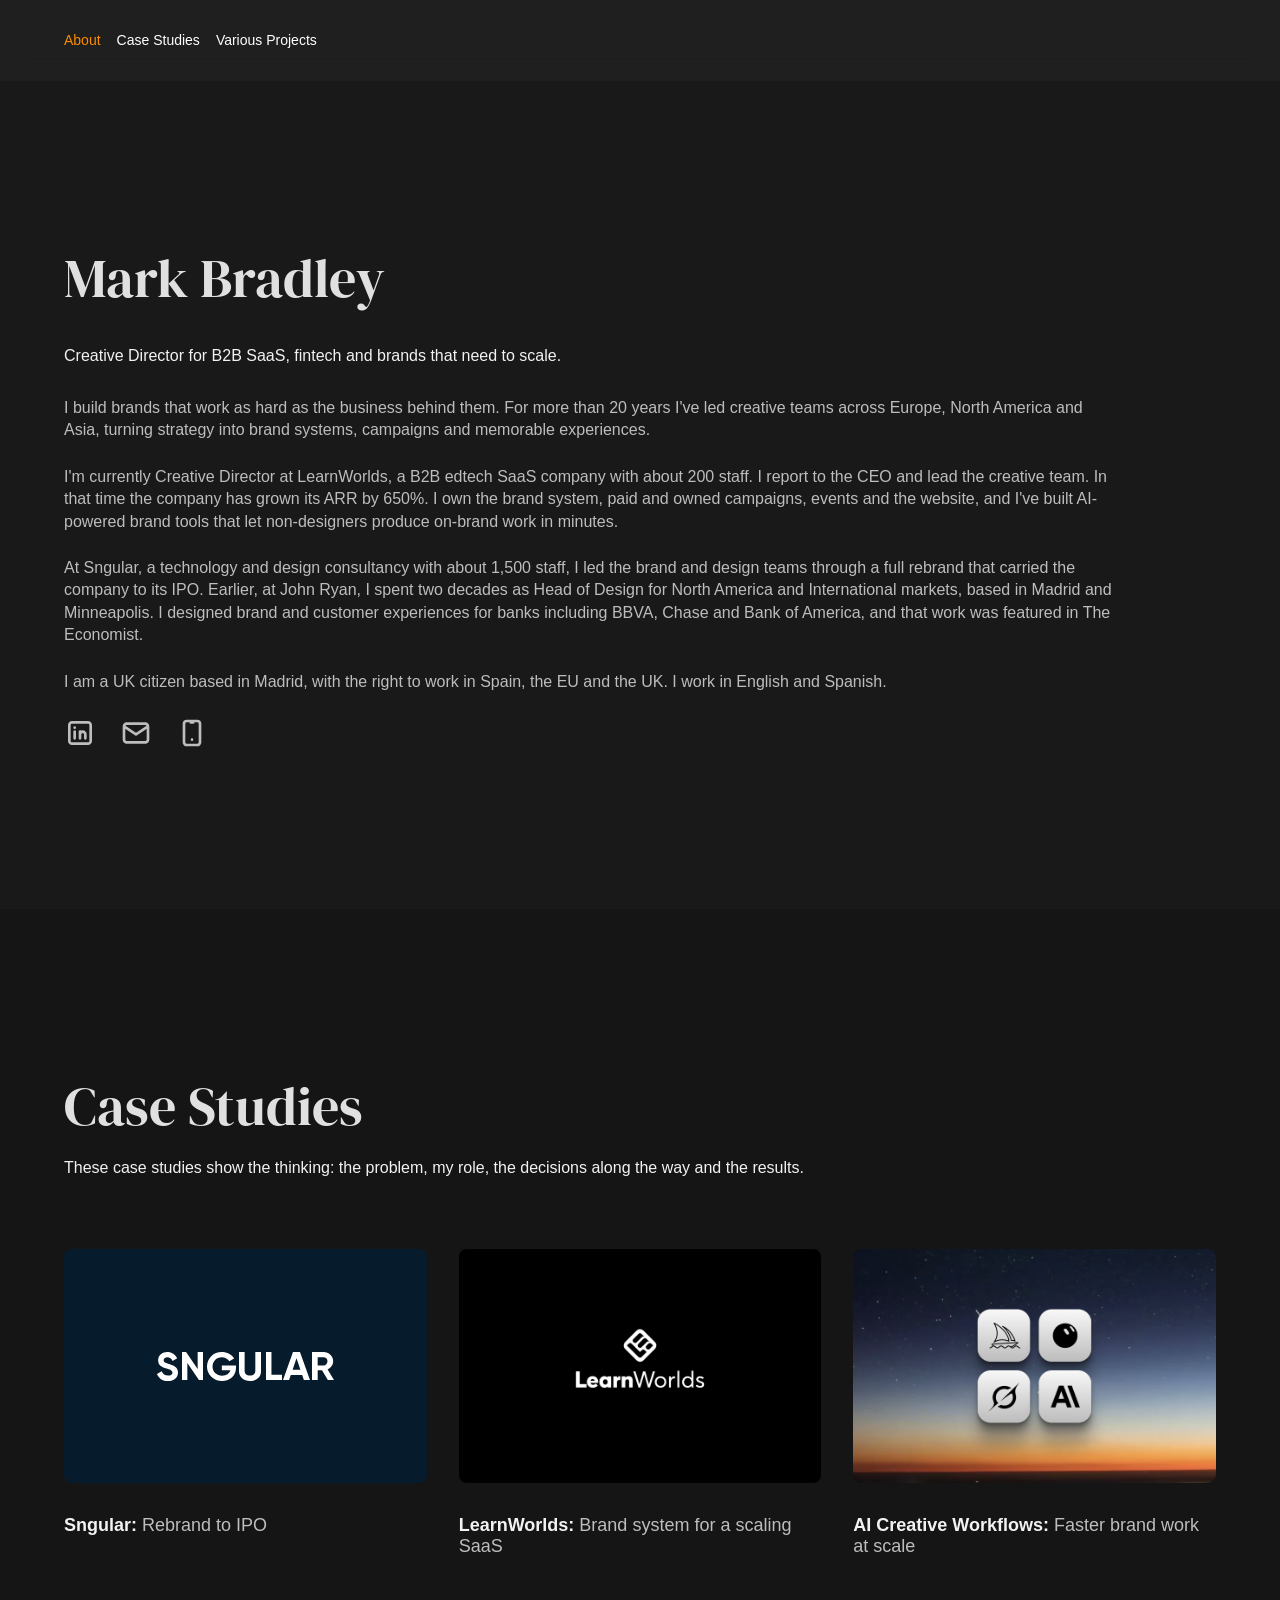
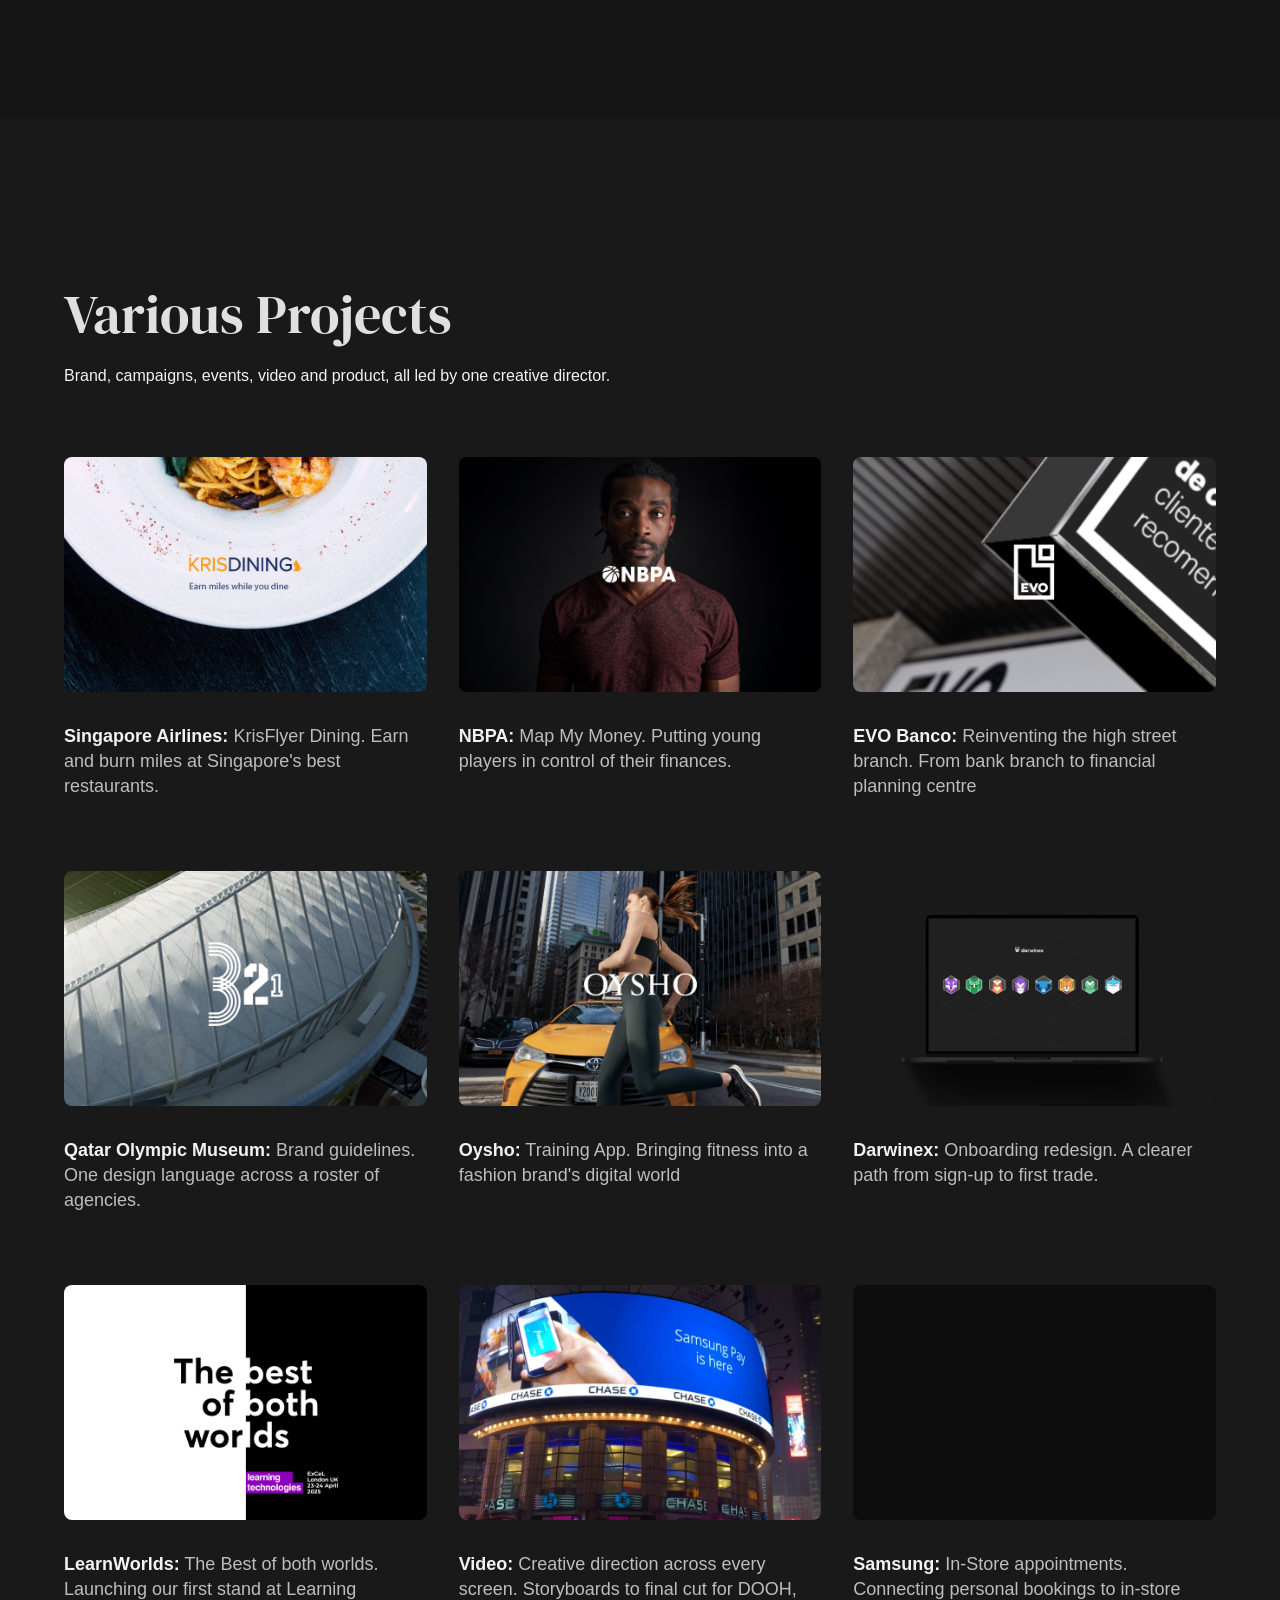
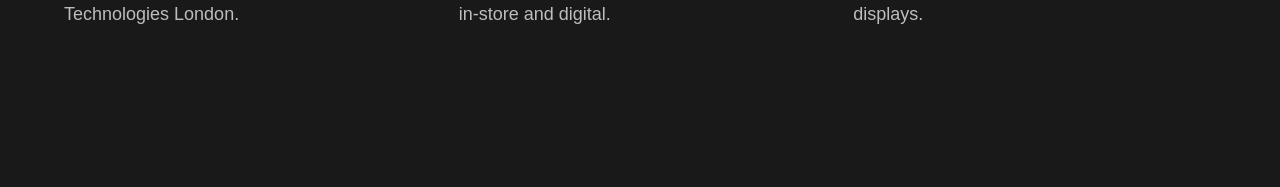
<file: index.html>
<!DOCTYPE html>
<html lang="en">
<head>
  <!-- Google Analytics -->
  <script async src="https://www.googletagmanager.com/gtag/js?id=G-5XM7WZEYTD"></script>
  <script>
    window.dataLayer = window.dataLayer || [];
    function gtag(){dataLayer.push(arguments);}
    gtag('js', new Date());
    gtag('config', 'G-5XM7WZEYTD');
  </script>
  <meta charset="UTF-8">
  <meta name="viewport" content="width=device-width, initial-scale=1">
  <title>Mark Bradley — Creative Director</title>
  <meta name="description" content="Mark Bradley, Creative Director for B2B SaaS, fintech and brands that need to scale.">
  <link rel="preconnect" href="https://fonts.googleapis.com">
  <link rel="preconnect" href="https://fonts.gstatic.com" crossorigin>
  <link href="https://fonts.googleapis.com/css2?family=DM+Serif+Display&display=swap" rel="stylesheet">
  <link rel="stylesheet" href="css/styles.css">
  <link rel="icon" type="image/png" href="img/favicon.png?v=2">
  <link rel="apple-touch-icon" href="img/apple-touch-icon.png?v=2">
</head>
<body>
  <a class="skip-link" href="#main">Skip to content</a>
  <nav class="site-nav" aria-label="Main">
    <ul>
      <li><a href="index.html#about">About</a></li>
      <li><a href="index.html#case-studies">Case Studies</a></li>
      <li><a href="index.html#various-projects">Various Projects</a></li>
    </ul>
  </nav>

  <main id="main">
    <section class="section intro" id="about" aria-labelledby="about-title">
      <div class="container">
        <h1 class="display" id="about-title">Mark Bradley</h1>
        <p class="lead">Creative Director for B2B SaaS, fintech and brands that need to scale.</p>
        <div class="text-block">
          <p class="body">I build brands that work as hard as the business behind them. For more than 20 years I&#x27;ve led creative teams across Europe, North America and Asia, turning strategy into brand systems, campaigns and memorable experiences.</p>
          <p class="body">I&#x27;m currently Creative Director at LearnWorlds, a B2B edtech SaaS company with about 200 staff. I report to the CEO and lead the creative team. In that time the company has grown its ARR by 650%. I own the brand system, paid and owned campaigns, events and the website, and I&#x27;ve built AI-powered brand tools that let non-designers produce on-brand work in minutes.</p>
          <p class="body">At Sngular, a technology and design consultancy with about 1,500 staff, I led the brand and design teams through a full rebrand that carried the company to its IPO. Earlier, at John Ryan, I spent two decades as Head of Design for North America and International markets, based in Madrid and Minneapolis. I designed brand and customer experiences for banks including BBVA, Chase and Bank of America, and that work was featured in The Economist.</p>
          <p class="body">I am a UK citizen based in Madrid, with the right to work in Spain, the EU and the UK. I work in English and Spanish.</p>
          <ul class="contact-icons" aria-label="Contact">
            <li><a href="https://www.linkedin.com/in/mark-bradley-843b388" target="_blank" rel="noopener" aria-label="LinkedIn"><img src="img/icons/linkedin.svg" alt="" width="32" height="32"></a></li>
            <li><a href="mailto:markbradley2@me.com" aria-label="Email"><img src="img/icons/mail.svg" alt="" width="32" height="32"></a></li>
            <li><a href="tel:+34635391878" aria-label="Phone"><img src="img/icons/device-mobile.svg" alt="" width="32" height="32"></a></li>
          </ul>
        </div>
      </div>
    </section>

    <section class="section section--alt" id="case-studies" aria-labelledby="case-studies-title">
      <div class="container">
        <div class="section-head">
          <h2 class="display" id="case-studies-title">Case Studies</h2>
          <p class="lead">These case studies show the thinking: the problem, my role, the decisions along the way and the results.</p>
        </div>
        <div class="grid-3">
            <a class="card" href="sngular.html">
              <div class="media media--sm sngular-cover" role="img" aria-label="Sngular logo">
                <span class="glyph glyph--0"><img src="img/logos/sngular-0.svg" alt=""></span>
                <span class="glyph glyph--1"><img src="img/logos/sngular-1.svg" alt=""></span>
                <span class="glyph glyph--2"><img src="img/logos/sngular-2.svg" alt=""></span>
                <span class="glyph glyph--3"><img src="img/logos/sngular-3.svg" alt=""></span>
                <span class="glyph glyph--4"><img src="img/logos/sngular-4.svg" alt=""></span>
                <span class="glyph glyph--5"><img src="img/logos/sngular-5.svg" alt=""></span>
                <span class="glyph glyph--6"><img src="img/logos/sngular-6.svg" alt=""></span>
              </div>
              <p class="card__title"><strong>Sngular:</strong> Rebrand to IPO</p>
            </a>
            <a class="card" href="learnworlds.html">
              <div class="media media--sm"><img src="img/learnworlds/lw-01.png" alt="LearnWorlds logo" loading="lazy" decoding="async"></div>
              <p class="card__title"><strong>LearnWorlds:</strong> Brand system for a scaling SaaS</p>
            </a>
            <a class="card" href="ai-creative-workflows.html">
              <div class="media media--sm"><img src="img/ai-workflows/ai-01.png" alt="AI tool icons over a sunset sky" loading="lazy" decoding="async"></div>
              <p class="card__title"><strong>AI Creative Workflows:</strong> Faster brand work at scale</p>
            </a>
        </div>
      </div>
    </section>

    <section class="section" id="various-projects" aria-labelledby="various-projects-title">
      <div class="container">
        <div class="section-head">
          <h2 class="display" id="various-projects-title">Various Projects</h2>
          <p class="lead">Brand, campaigns, events, video and product, all led by one creative director.</p>
        </div>
        <div class="grid-3 grid-3--rows">
            <a class="card" href="various-projects.html#singapore-airlines">
              <div class="media media--sm"><img src="img/projects/singapore-airlines-01.png" alt="KrisFlyer Dining plate" loading="lazy" decoding="async"></div>
              <p class="card__title card__title--relaxed"><strong>Singapore Airlines:</strong> KrisFlyer Dining. Earn and burn miles at Singapore&#x27;s best restaurants.</p>
            </a>
            <a class="card" href="various-projects.html#nbpa">
              <div class="media media--sm"><img src="img/projects/nbpa-01.png" alt="Young basketball player portrait with NBPA logo" loading="lazy" decoding="async"></div>
              <p class="card__title card__title--relaxed"><strong>NBPA:</strong> Map My Money. Putting young players in control of their finances.</p>
            </a>
            <a class="card" href="various-projects.html#evo-bank">
              <div class="media media--sm"><img src="img/projects/evo-bank-01.png" alt="EVO Banco branch signage" loading="lazy" decoding="async"></div>
              <p class="card__title card__title--relaxed"><strong>EVO Banco:</strong> Reinventing the high street branch. From bank branch to financial planning centre</p>
            </a>
            <a class="card" href="various-projects.html#qatar-olympic-museum">
              <div class="media media--sm"><img src="img/projects/qatar-01.png" alt="3-2-1 Qatar Olympic and Sports Museum building" loading="lazy" decoding="async"></div>
              <p class="card__title card__title--relaxed"><strong>Qatar Olympic Museum:</strong> Brand guidelines. One design language across a roster of agencies.</p>
            </a>
            <a class="card" href="various-projects.html#oysho">
              <div class="media media--sm"><img src="img/projects/oysho-01.png" alt="Oysho runner in a city street" loading="lazy" decoding="async"></div>
              <p class="card__title card__title--relaxed"><strong>Oysho:</strong> Training App. Bringing fitness into a fashion brand&#x27;s digital world</p>
            </a>
            <a class="card" href="various-projects.html#darwinex">
              <div class="media media--sm"><img src="img/projects/darwinex-01.png" alt="Darwinex onboarding on a laptop" loading="lazy" decoding="async"></div>
              <p class="card__title card__title--relaxed"><strong>Darwinex:</strong> Onboarding redesign. A clearer path from sign-up to first trade.</p>
            </a>
            <a class="card" href="various-projects.html#learnworlds-stand">
              <div class="media media--sm"><img src="img/projects/learnworlds-stand-01.png" alt="The best of both worlds campaign artwork" loading="lazy" decoding="async"></div>
              <p class="card__title card__title--relaxed"><strong>LearnWorlds:</strong> The Best of both worlds. Launching our first stand at Learning Technologies London.</p>
            </a>
            <a class="card" href="various-projects.html#video-storytelling">
              <div class="media media--sm"><img src="img/projects/video-01.png" alt="Digital billboard in Times Square" loading="lazy" decoding="async"></div>
              <p class="card__title card__title--relaxed"><strong>Video:</strong> Creative direction across every screen. Storyboards to final cut for DOOH, in-store and digital.</p>
            </a>
            <a class="card" href="various-projects.html#samsung">
              <div class="media media--sm"><img src="img/projects/samsung-01.png" alt="Samsung appointment app on tablets" loading="lazy" decoding="async"></div>
              <p class="card__title card__title--relaxed"><strong>Samsung:</strong> In-Store appointments. Connecting personal bookings to in-store displays.</p>
            </a>
        </div>
      </div>
    </section>
  </main>

  <script src="js/script.js" defer></script>
</body>
</html>
</file>
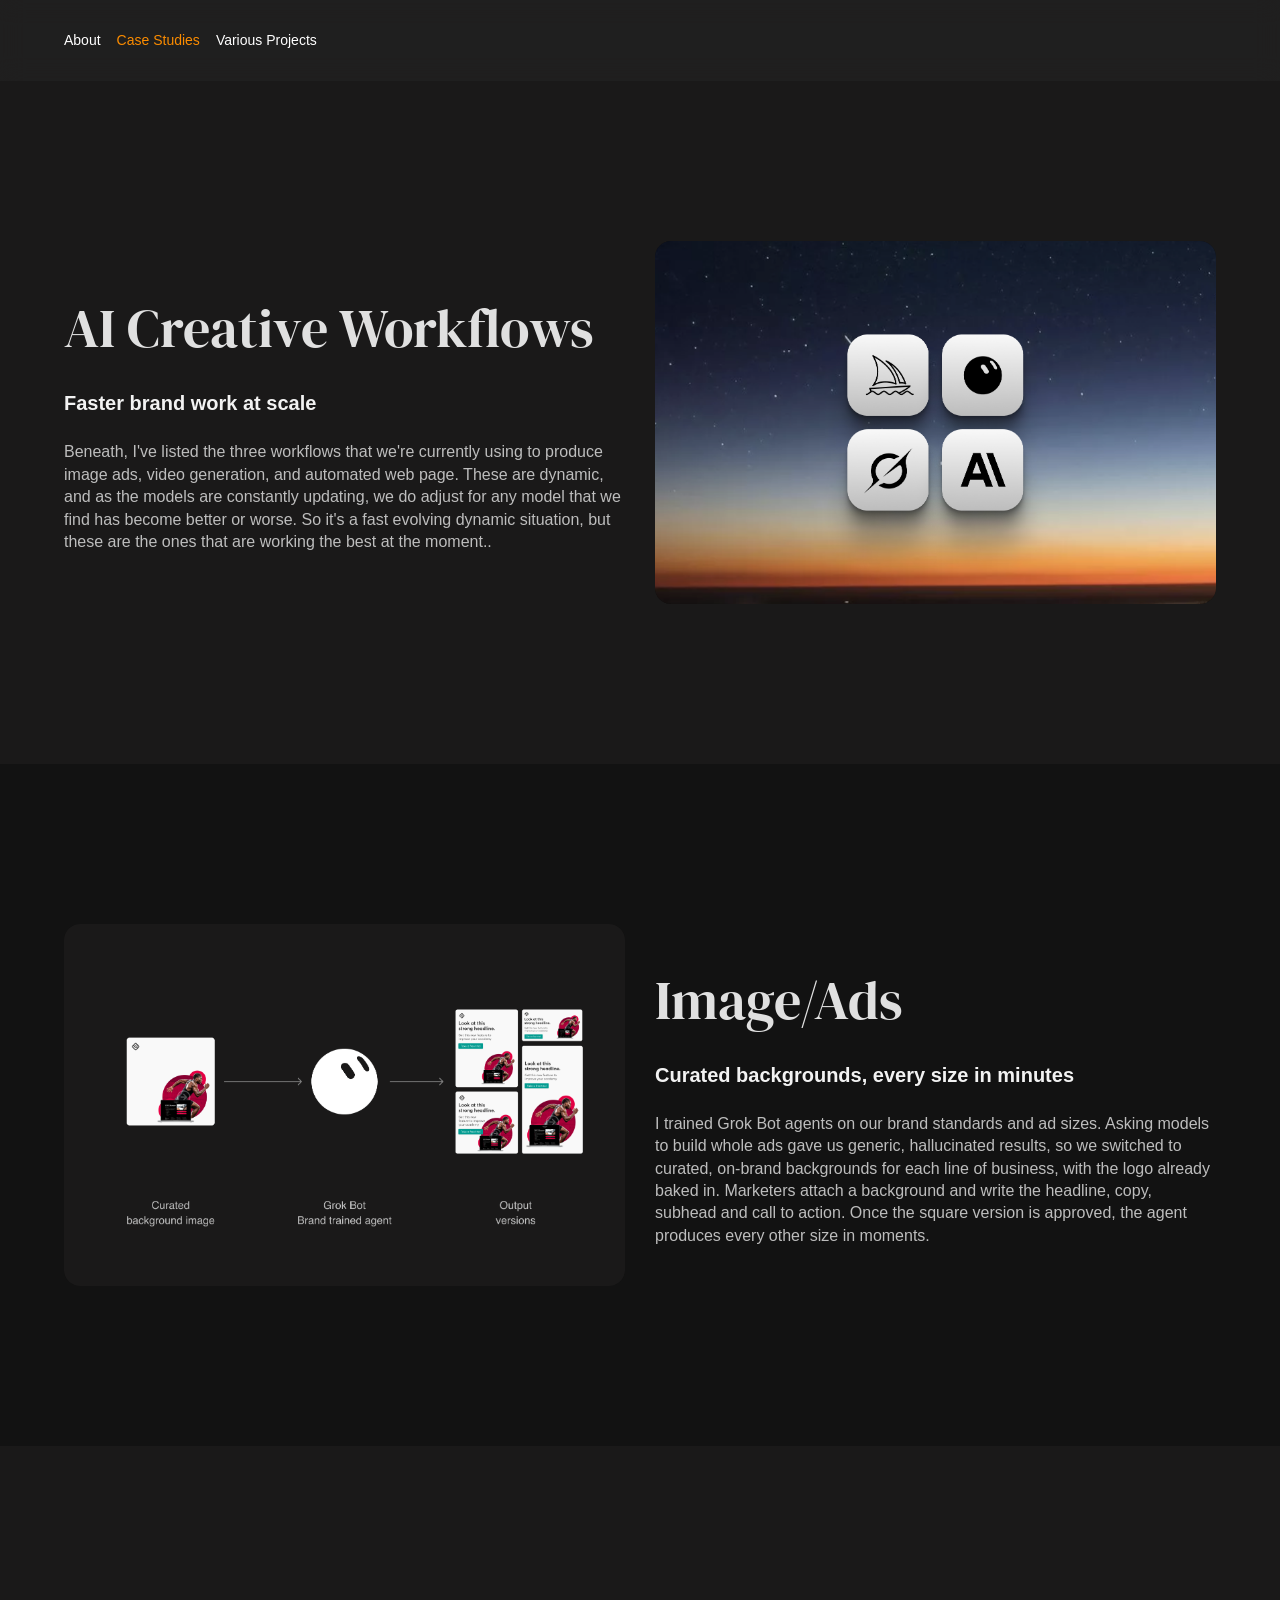
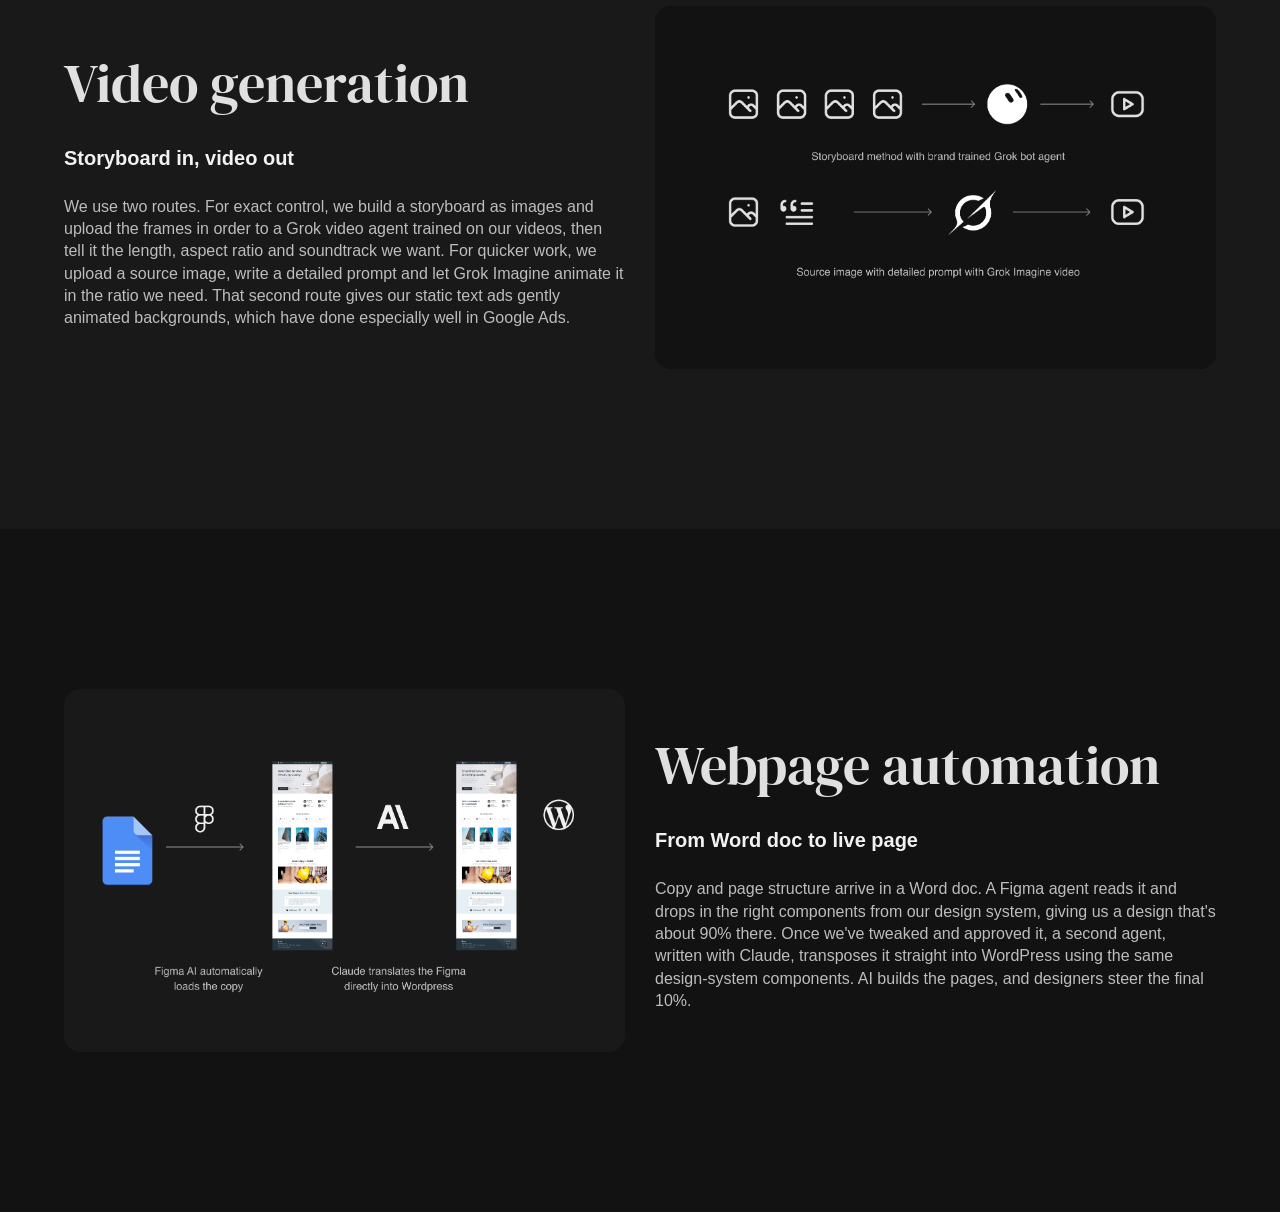
<file: ai-creative-workflows.html>
<!DOCTYPE html>
<html lang="en">
<head>
  <!-- Google Analytics -->
  <script async src="https://www.googletagmanager.com/gtag/js?id=G-5XM7WZEYTD"></script>
  <script>
    window.dataLayer = window.dataLayer || [];
    function gtag(){dataLayer.push(arguments);}
    gtag('js', new Date());
    gtag('config', 'G-5XM7WZEYTD');
  </script>
  <meta charset="UTF-8">
  <meta name="viewport" content="width=device-width, initial-scale=1">
  <title>AI Creative Workflows — Mark Bradley</title>
  <meta name="description" content="Three AI workflows Mark Bradley uses for image ads, video generation and webpage automation.">
  <link rel="preconnect" href="https://fonts.googleapis.com">
  <link rel="preconnect" href="https://fonts.gstatic.com" crossorigin>
  <link href="https://fonts.googleapis.com/css2?family=DM+Serif+Display&display=swap" rel="stylesheet">
  <link rel="stylesheet" href="css/styles.css">
  <link rel="icon" type="image/png" href="img/favicon.png?v=2">
  <link rel="apple-touch-icon" href="img/apple-touch-icon.png?v=2">
</head>
<body>
  <a class="skip-link" href="#main">Skip to content</a>
  <nav class="site-nav" aria-label="Main">
    <ul>
      <li><a href="index.html#about">About</a></li>
      <li><a href="index.html#case-studies" aria-current="true">Case Studies</a></li>
      <li><a href="index.html#various-projects">Various Projects</a></li>
    </ul>
  </nav>

  <main id="main">
    <section class="section">
      <div class="container">
        <div class="split">
          <div class="project-intro">
            <h1 class="display">AI Creative Workflows</h1>
            <p class="subtitle">Faster brand work at scale</p>
            <div class="stack">
              <p class="body">Beneath, I&#x27;ve listed the three workflows that we&#x27;re currently using to produce image ads, video generation, and automated web page. These are dynamic, and as the models are constantly updating, we do adjust for any model that we find has become better or worse. So it&#x27;s a fast evolving dynamic situation, but these are the ones that are working the best at the moment..</p>
            </div>
          </div>
          <div class="media"><img src="img/ai-workflows/ai-01.png" alt="AI tool icons over a sunset sky" decoding="async"></div>
        </div>
      </div>
    </section>

    <section class="section section--dark">
      <div class="container">
        <div class="split">
          <div class="media-first media"><img src="img/ai-workflows/ai-02.png" alt="Diagram: curated background image, Grok Bot brand-trained agent, output versions" loading="lazy" decoding="async"></div>
          <div class="project-intro">
            <h2 class="display">Image/Ads</h2>
            <p class="subtitle">Curated backgrounds, every size in minutes</p>
            <div class="stack">
              <p class="body">I trained Grok Bot agents on our brand standards and ad sizes. Asking models to build whole ads gave us generic, hallucinated results, so we switched to curated, on-brand backgrounds for each line of business, with the logo already baked in. Marketers attach a background and write the headline, copy, subhead and call to action. Once the square version is approved, the agent produces every other size in moments.</p>
            </div>
          </div>
        </div>
      </div>
    </section>

    <section class="section">
      <div class="container">
        <div class="split">
          <div class="project-intro">
            <h2 class="display">Video generation</h2>
            <p class="subtitle">Storyboard in, video out</p>
            <div class="stack">
              <p class="body">We use two routes. For exact control, we build a storyboard as images and upload the frames in order to a Grok video agent trained on our videos, then tell it the length, aspect ratio and soundtrack we want. For quicker work, we upload a source image, write a detailed prompt and let Grok Imagine animate it in the ratio we need. That second route gives our static text ads gently animated backgrounds, which have done especially well in Google Ads.</p>
            </div>
          </div>
          <div class="media"><img src="img/ai-workflows/ai-03.png" alt="Diagram: storyboard to brand-trained Grok Bot agent to video, and source image with prompt to Grok Imagine video" loading="lazy" decoding="async"></div>
        </div>
      </div>
    </section>

    <section class="section section--dark">
      <div class="container">
        <div class="split">
          <div class="media-first media"><img src="img/ai-workflows/ai-04.png" alt="Diagram: Word doc to Figma AI layout to Claude to WordPress" loading="lazy" decoding="async"></div>
          <div class="project-intro">
            <h2 class="display">Webpage automation</h2>
            <p class="subtitle">From Word doc to live page</p>
            <div class="stack">
              <p class="body">Copy and page structure arrive in a Word doc. A Figma agent reads it and drops in the right components from our design system, giving us a design that&#x27;s about 90% there. Once we&#x27;ve tweaked and approved it, a second agent, written with Claude, transposes it straight into WordPress using the same design-system components. AI builds the pages, and designers steer the final 10%.</p>
            </div>
          </div>
        </div>
      </div>
    </section>
  </main>

  <script src="js/script.js" defer></script>
</body>
</html>
</file>
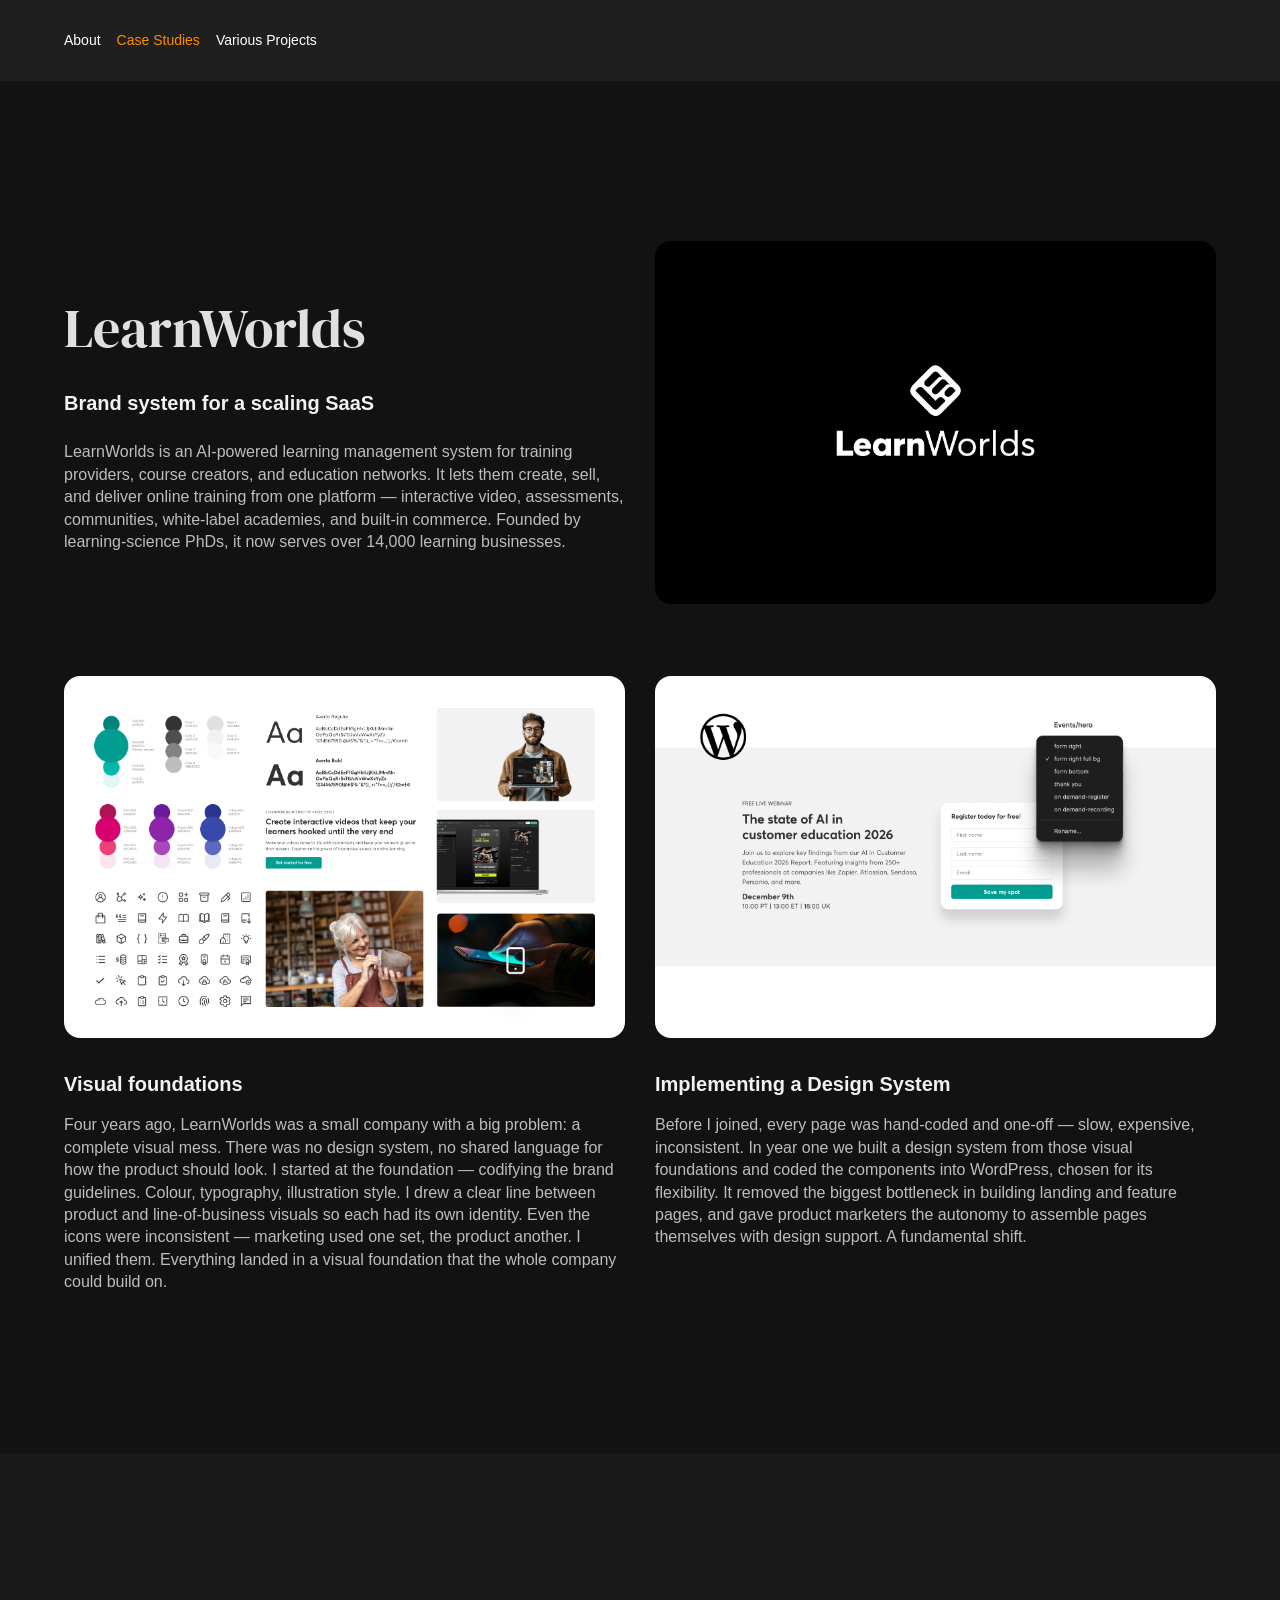
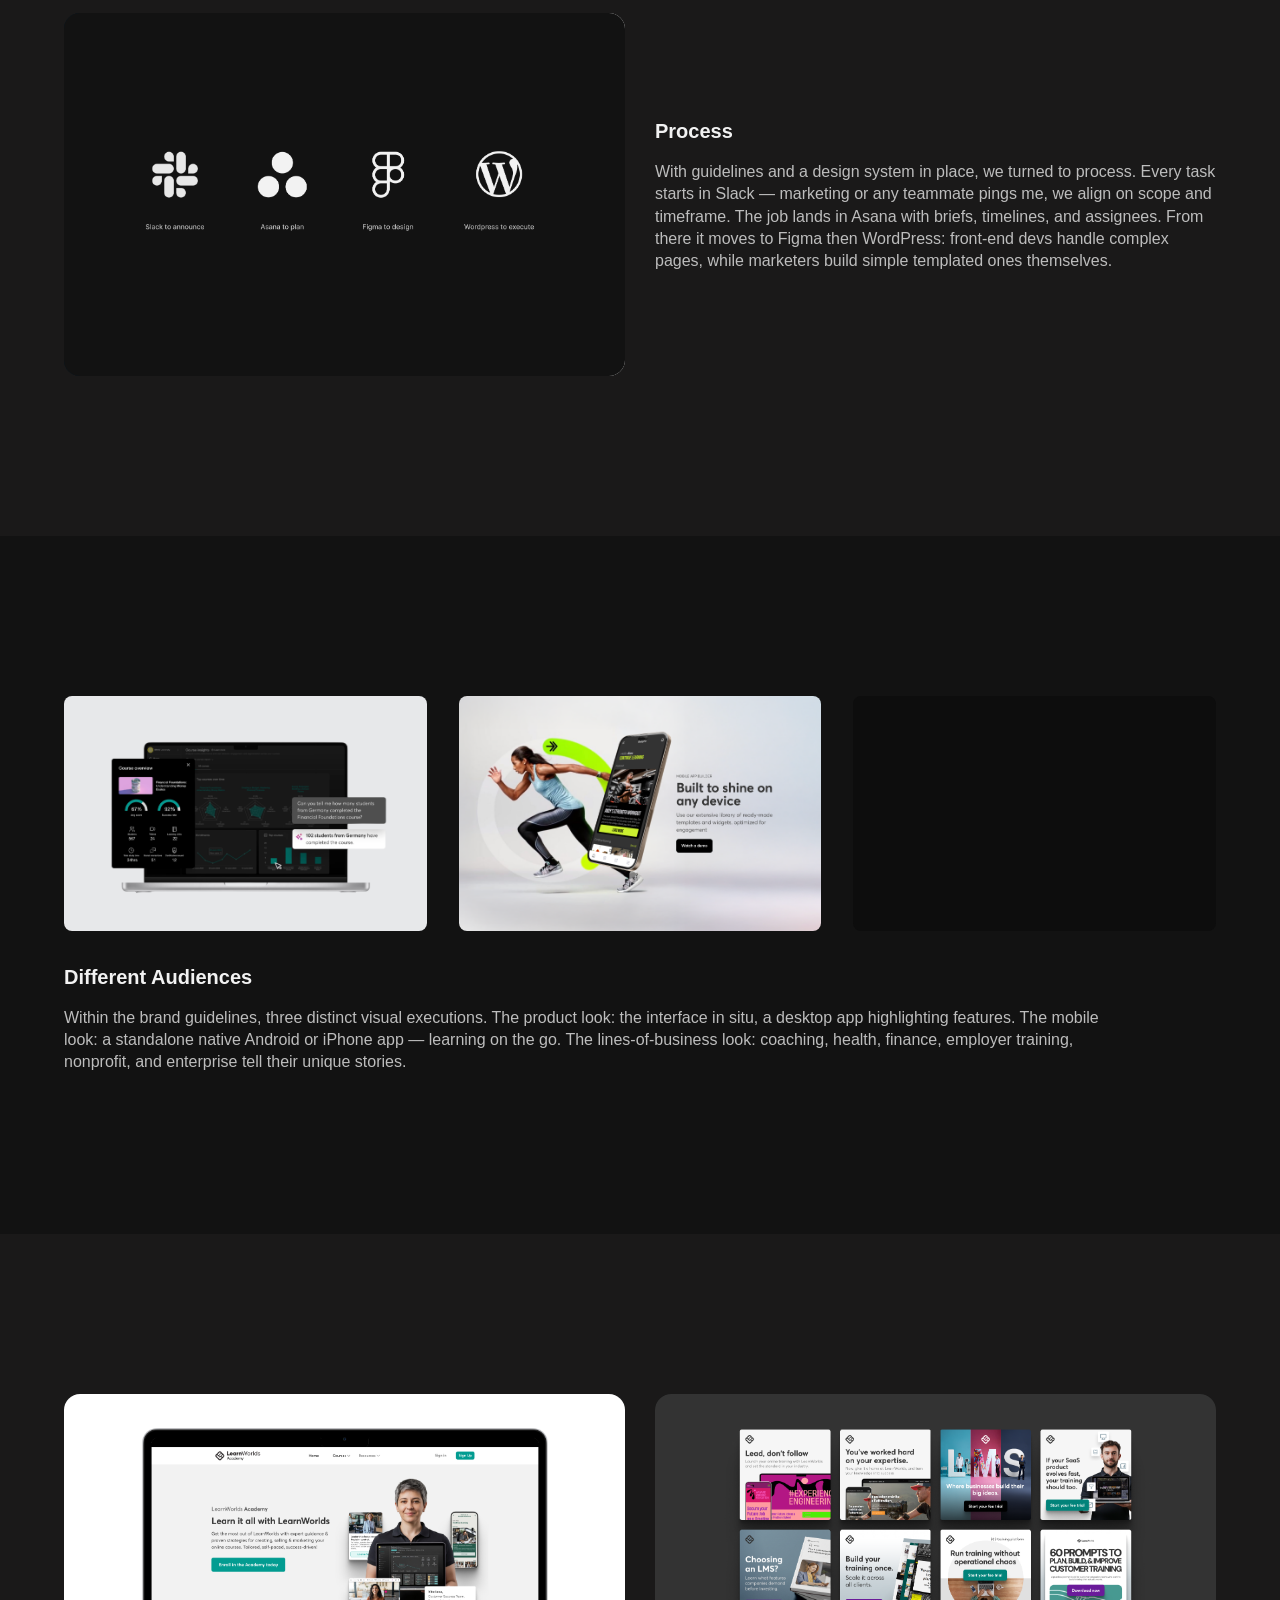
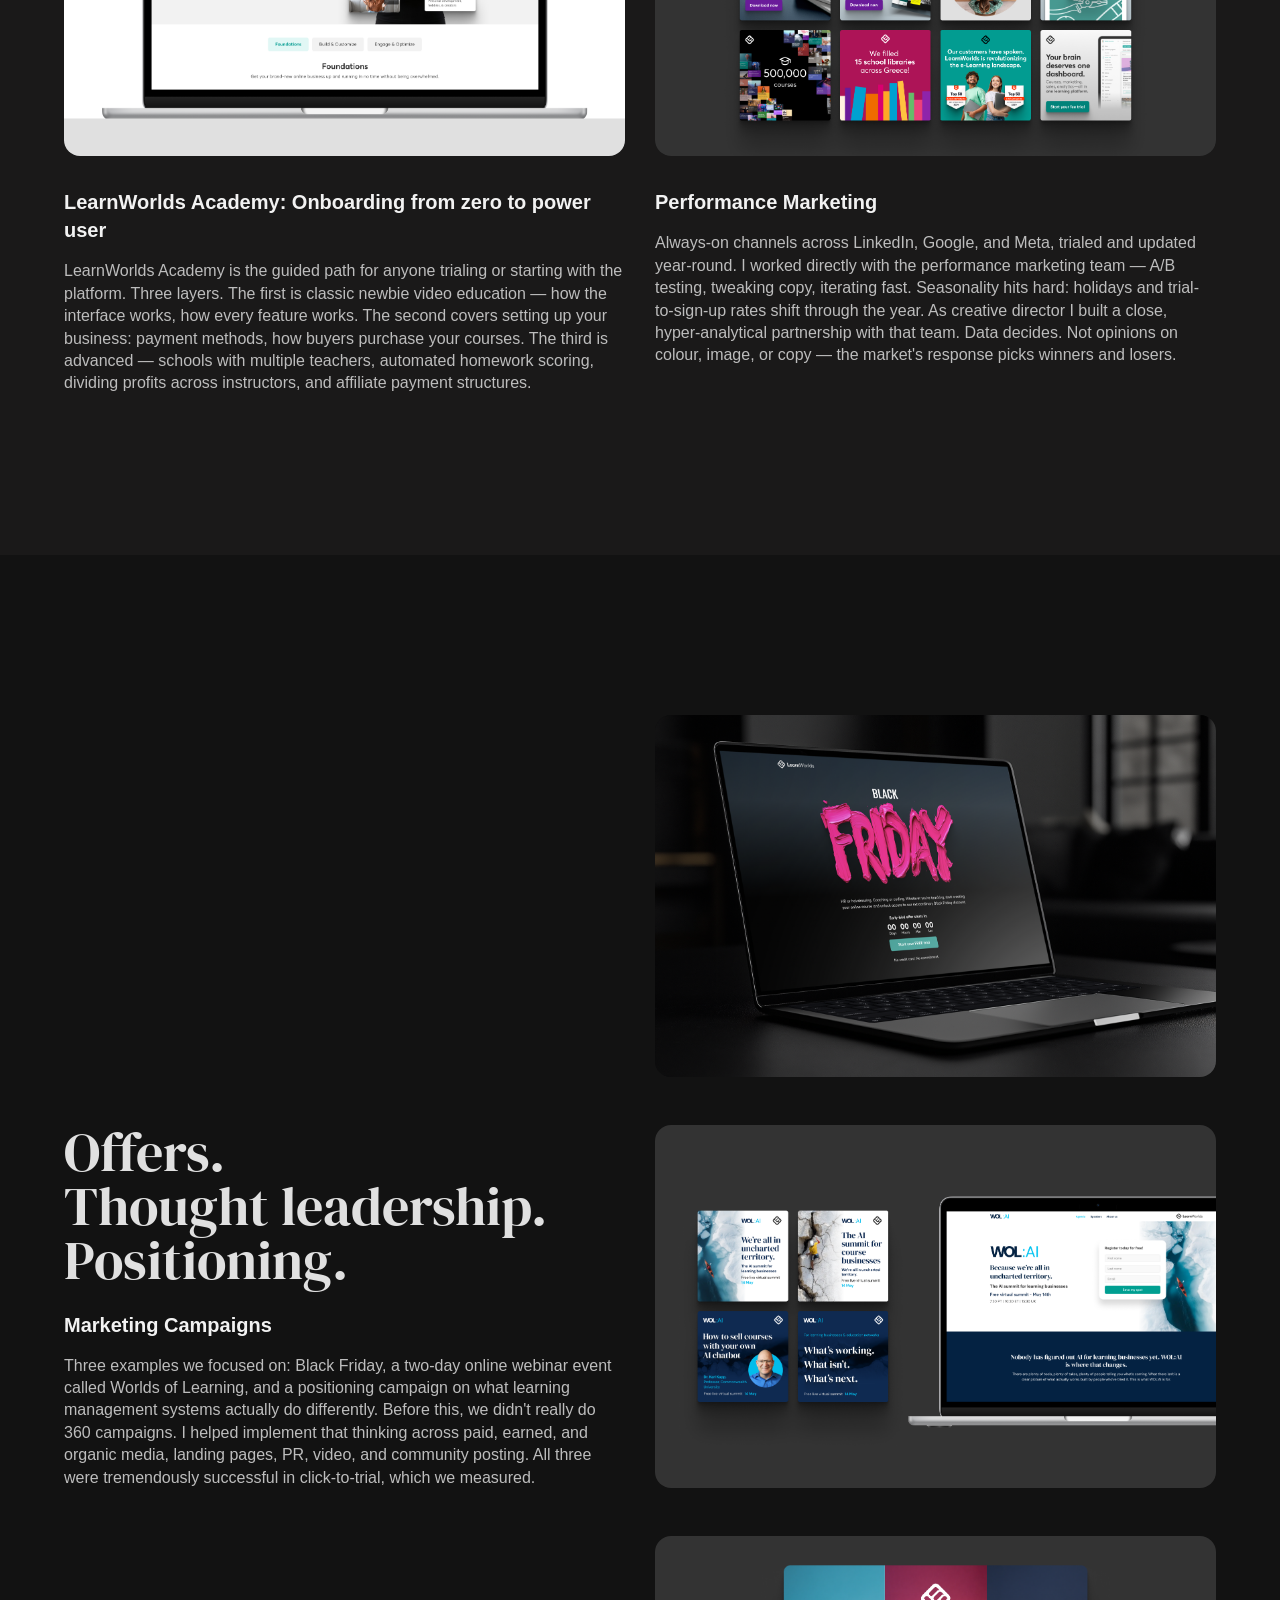
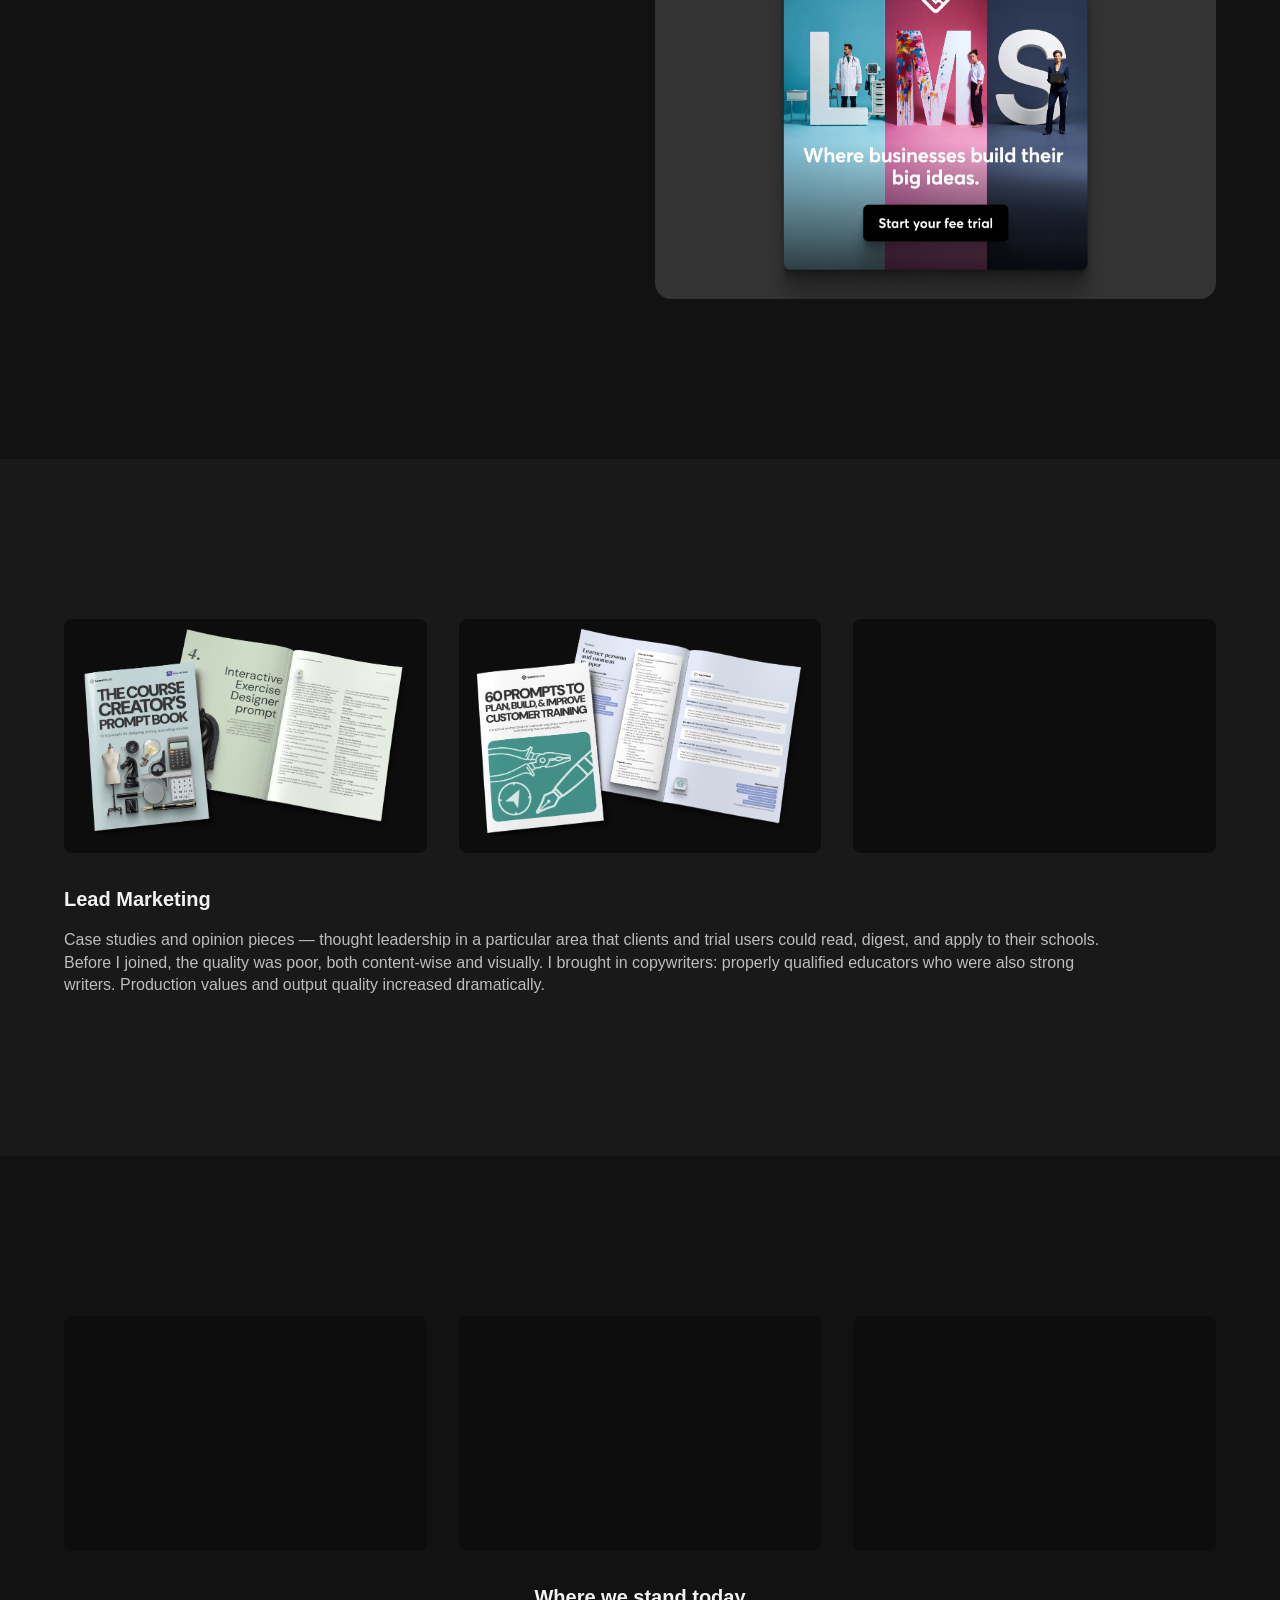
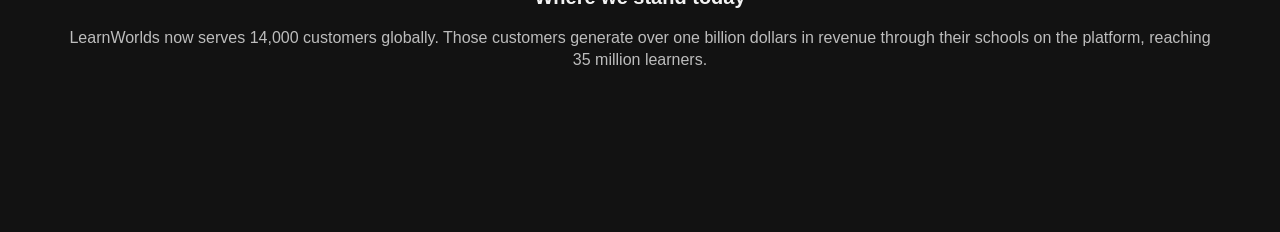
<file: learnworlds.html>
<!DOCTYPE html>
<html lang="en">
<head>
  <!-- Google Analytics -->
  <script async src="https://www.googletagmanager.com/gtag/js?id=G-5XM7WZEYTD"></script>
  <script>
    window.dataLayer = window.dataLayer || [];
    function gtag(){dataLayer.push(arguments);}
    gtag('js', new Date());
    gtag('config', 'G-5XM7WZEYTD');
  </script>
  <meta charset="UTF-8">
  <meta name="viewport" content="width=device-width, initial-scale=1">
  <title>LearnWorlds: Brand system for a scaling SaaS — Mark Bradley</title>
  <meta name="description" content="How Mark Bradley built the LearnWorlds brand system, design system and campaigns.">
  <link rel="preconnect" href="https://fonts.googleapis.com">
  <link rel="preconnect" href="https://fonts.gstatic.com" crossorigin>
  <link href="https://fonts.googleapis.com/css2?family=DM+Serif+Display&display=swap" rel="stylesheet">
  <link rel="stylesheet" href="css/styles.css">
  <link rel="icon" type="image/png" href="img/favicon.png?v=2">
  <link rel="apple-touch-icon" href="img/apple-touch-icon.png?v=2">
</head>
<body>
  <a class="skip-link" href="#main">Skip to content</a>
  <nav class="site-nav" aria-label="Main">
    <ul>
      <li><a href="index.html#about">About</a></li>
      <li><a href="index.html#case-studies" aria-current="true">Case Studies</a></li>
      <li><a href="index.html#various-projects">Various Projects</a></li>
    </ul>
  </nav>

  <main id="main">
    <section class="section section--dark">
      <div class="container">
        <div class="split">
          <div class="project-intro">
            <h1 class="display">LearnWorlds</h1>
            <p class="subtitle">Brand system for a scaling SaaS</p>
            <div class="stack">
              <p class="body">LearnWorlds is an AI-powered learning management system for training providers, course creators, and education networks. It lets them create, sell, and deliver online training from one platform — interactive video, assessments, communities, white-label academies, and built-in commerce. Founded by learning-science PhDs, it now serves over 14,000 learning businesses.</p>
            </div>
          </div>
          <div class="media"><img src="img/learnworlds/lw-01.png" alt="LearnWorlds logo" decoding="async"></div>
        </div>
        <div class="split split--top">
          <figure class="figure">
            <div class="media"><img src="img/learnworlds/lw-02.png" alt="LearnWorlds visual foundations: colour, typography and illustration" loading="lazy" decoding="async"></div>
            <figcaption class="stack stack--16">
              <h3 class="subtitle">Visual foundations</h3>
              <p class="body">Four years ago, LearnWorlds was a small company with a big problem: a complete visual mess. There was no design system, no shared language for how the product should look. I started at the foundation — codifying the brand guidelines. Colour, typography, illustration style. I drew a clear line between product and line-of-business visuals so each had its own identity. Even the icons were inconsistent — marketing used one set, the product another. I unified them. Everything landed in a visual foundation that the whole company could build on.</p>
            </figcaption>
          </figure>
          <figure class="figure">
            <div class="media"><img src="img/learnworlds/lw-03.png" alt="LearnWorlds design system components in WordPress" loading="lazy" decoding="async"></div>
            <figcaption class="stack stack--16">
              <h3 class="subtitle">Implementing a Design System</h3>
              <p class="body">Before I joined, every page was hand-coded and one-off — slow, expensive, inconsistent. In year one we built a design system from those visual foundations and coded the components into WordPress, chosen for its flexibility. It removed the biggest bottleneck in building landing and feature pages, and gave product marketers the autonomy to assemble pages themselves with design support. A fundamental shift.</p>
            </figcaption>
          </figure>
        </div>
      </div>
    </section>

    <section class="section">
      <div class="container">
        <div class="split">
          <div class="media media--layered"><img src="img/learnworlds/lw-06.png" alt="" loading="lazy" decoding="async"><img src="img/learnworlds/lw-07.png" alt="Slack, Asana, Figma and WordPress logos" loading="lazy" decoding="async"></div>
          <div class="stack stack--16 ">
          <h3 class="subtitle">Process</h3>
          <p class="body">With guidelines and a design system in place, we turned to process. Every task starts in Slack — marketing or any teammate pings me, we align on scope and timeframe. The job lands in Asana with briefs, timelines, and assignees. From there it moves to Figma then WordPress: front-end devs handle complex pages, while marketers build simple templated ones themselves.</p>
        </div>
        </div>
      </div>
    </section>

    <section class="section section--dark">
      <div class="container container--gap-32">
        <div class="grid-3">
          <div class="media media--sm"><img src="img/learnworlds/lw-08.png" alt="LearnWorlds product look on desktop" loading="lazy" decoding="async"></div>
          <div class="media media--sm"><img src="img/learnworlds/lw-09.png" alt="LearnWorlds mobile app look" loading="lazy" decoding="async"></div>
          <div class="media media--sm"><img src="img/learnworlds/lw-10.png" alt="LearnWorlds line-of-business look" loading="lazy" decoding="async"></div>
        </div>
        <div class="stack stack--16 text-block">
          <h3 class="subtitle">Different Audiences</h3>
          <p class="body">Within the brand guidelines, three distinct visual executions. The product look: the interface in situ, a desktop app highlighting features. The mobile look: a standalone native Android or iPhone app — learning on the go. The lines-of-business look: coaching, health, finance, employer training, nonprofit, and enterprise tell their unique stories.</p>
        </div>
      </div>
    </section>

    <section class="section">
      <div class="container">
        <div class="split split--top">
          <figure class="figure">
            <div class="media"><img src="img/learnworlds/lw-04.png" alt="LearnWorlds Academy on a laptop" loading="lazy" decoding="async"></div>
            <figcaption class="stack stack--16">
              <h3 class="subtitle">LearnWorlds Academy: Onboarding from zero to power user</h3>
              <p class="body">LearnWorlds Academy is the guided path for anyone trialing or starting with the platform. Three layers. The first is classic newbie video education — how the interface works, how every feature works. The second covers setting up your business: payment methods, how buyers purchase your courses. The third is advanced — schools with multiple teachers, automated homework scoring, dividing profits across instructors, and affiliate payment structures.</p>
            </figcaption>
          </figure>
          <figure class="figure">
            <div class="media"><img src="img/learnworlds/lw-05.png" alt="LearnWorlds performance marketing ads" loading="lazy" decoding="async"></div>
            <figcaption class="stack stack--16">
              <h3 class="subtitle">Performance Marketing</h3>
              <p class="body">Always-on channels across LinkedIn, Google, and Meta, trialed and updated year-round. I worked directly with the performance marketing team — A/B testing, tweaking copy, iterating fast. Seasonality hits hard: holidays and trial-to-sign-up rates shift through the year. As creative director I built a close, hyper-analytical partnership with that team. Data decides. Not opinions on colour, image, or copy — the market&#x27;s response picks winners and losers.</p>
            </figcaption>
          </figure>
        </div>
      </div>
    </section>

    <section class="section section--dark">
      <div class="container">
        <div class="split">
          <div class="project-intro">
            <h2 class="display display--tight">Offers.<br>Thought leadership.<br>Positioning.</h2>
            <div class="stack stack--16">
              <h3 class="subtitle">Marketing Campaigns</h3>
              <p class="body">Three examples we focused on: Black Friday, a two-day online webinar event called Worlds of Learning, and a positioning campaign on what learning management systems actually do differently. Before this, we didn't really do 360 campaigns. I helped implement that thinking across paid, earned, and organic media, landing pages, PR, video, and community posting. All three were tremendously successful in click-to-trial, which we measured.</p>
            </div>
          </div>
          <div class="media-column">
            <div class="media"><img src="img/learnworlds/lw-17.png" alt="LearnWorlds Black Friday campaign on a laptop" loading="lazy" decoding="async"></div>
            <div class="media"><img src="img/learnworlds/lw-18.png" alt="Worlds of Learning webinar event campaign" loading="lazy" decoding="async"></div>
            <div class="media"><img src="img/learnworlds/lw-19.png" alt="LearnWorlds LMS positioning campaign" loading="lazy" decoding="async"></div>
          </div>
        </div>
      </div>
    </section>

    <section class="section">
      <div class="container container--gap-32">
        <div class="grid-3">
          <div class="media media--sm"><img src="img/learnworlds/lw-11.png" alt="LearnWorlds case study booklet" loading="lazy" decoding="async"></div>
          <div class="media media--sm"><img src="img/learnworlds/lw-12.png" alt="LearnWorlds opinion piece booklet" loading="lazy" decoding="async"></div>
          <div class="media media--sm"><img src="img/learnworlds/lw-13.png" alt="LearnWorlds thought leadership booklet" loading="lazy" decoding="async"></div>
        </div>
        <div class="stack stack--16 text-block">
          <h3 class="subtitle">Lead Marketing</h3>
          <p class="body">Case studies and opinion pieces — thought leadership in a particular area that clients and trial users could read, digest, and apply to their schools. Before I joined, the quality was poor, both content-wise and visually. I brought in copywriters: properly qualified educators who were also strong writers. Production values and output quality increased dramatically.</p>
        </div>
      </div>
    </section>

    <section class="section section--dark">
      <div class="container container--gap-32">
        <div class="grid-3">
          <div class="media media--sm"><img src="img/learnworlds/lw-14.png" alt="14,000 customers" loading="lazy" decoding="async"></div>
          <div class="media media--sm"><img src="img/learnworlds/lw-15.png" alt="$1 billion in customer revenue" loading="lazy" decoding="async"></div>
          <div class="media media--sm"><img src="img/learnworlds/lw-16.png" alt="35 million learners" loading="lazy" decoding="async"></div>
        </div>
        <div class="stack stack--16 text-center">
          <h3 class="subtitle">Where we stand today</h3>
          <p class="body">LearnWorlds now serves 14,000 customers globally. Those customers generate over one billion dollars in revenue through their schools on the platform, reaching 35 million learners.</p>
        </div>
      </div>
    </section>
  </main>

  <script src="js/script.js" defer></script>
</body>
</html>
</file>
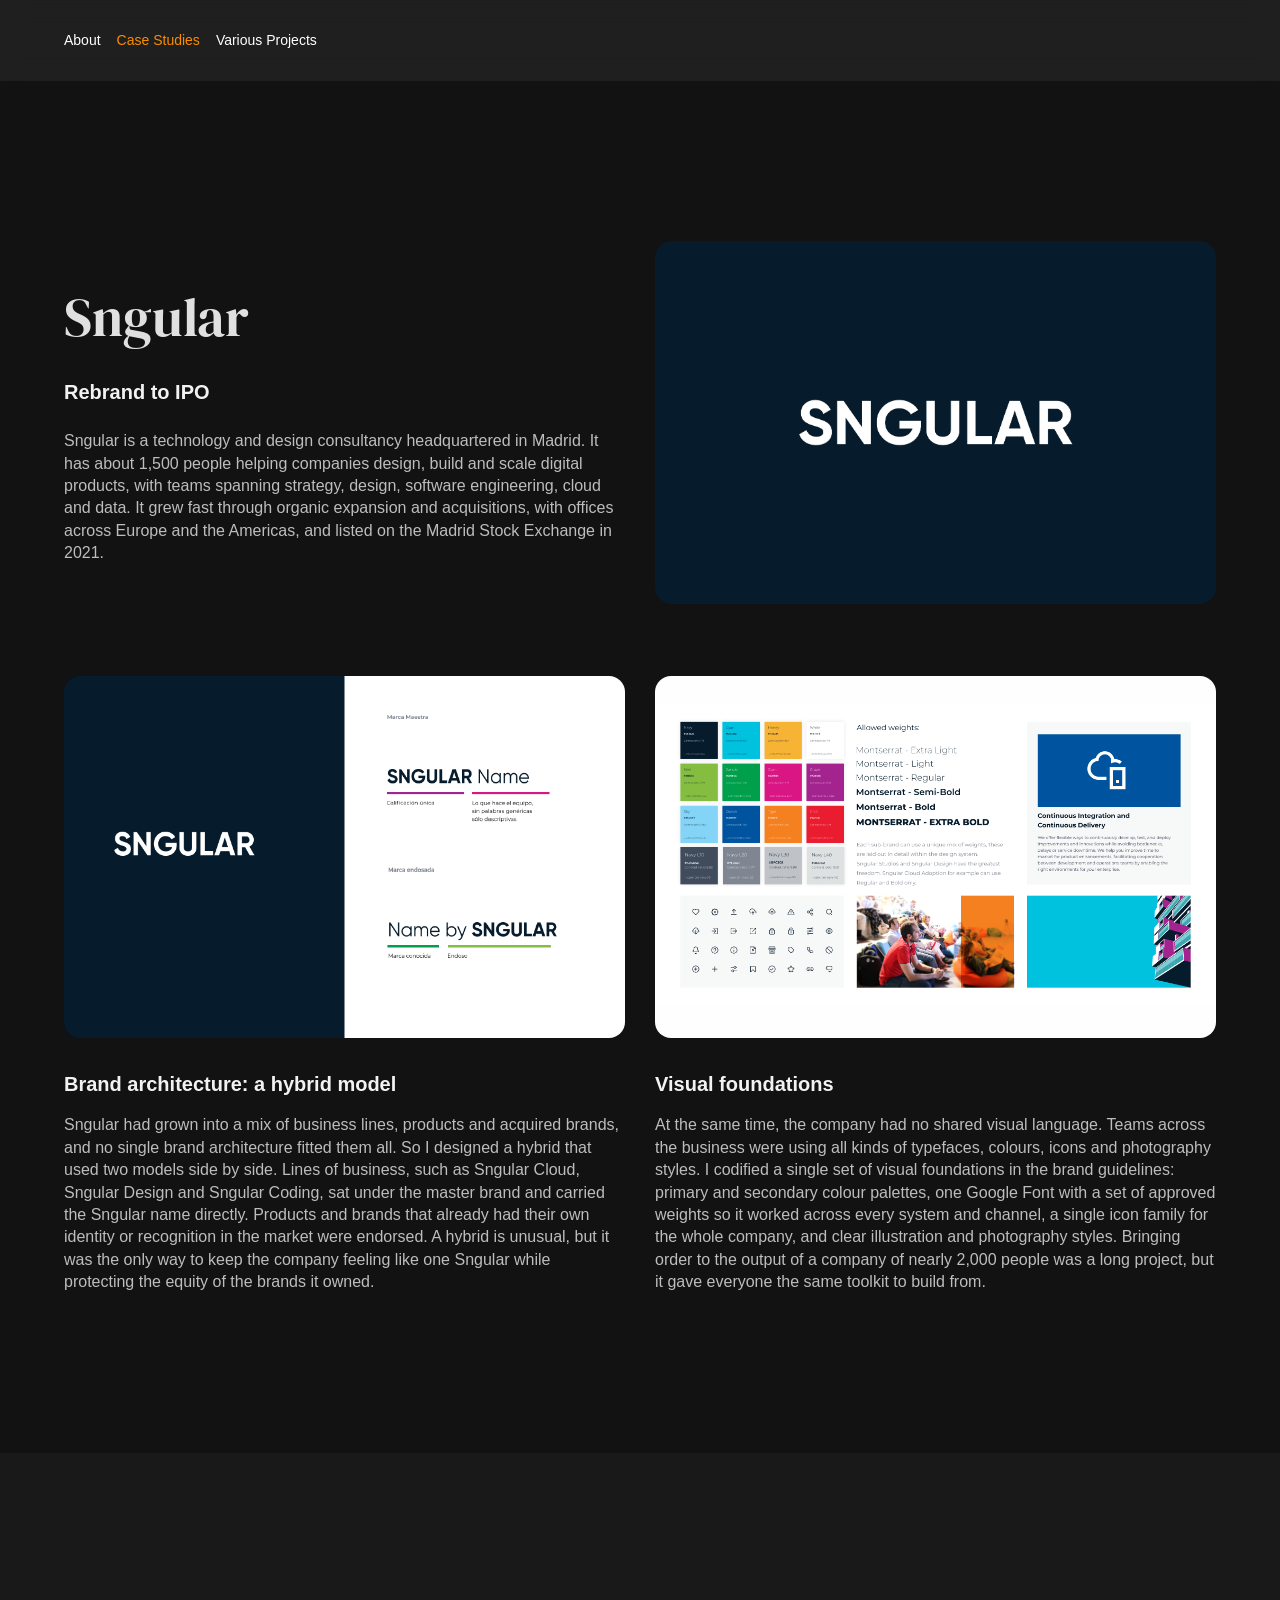
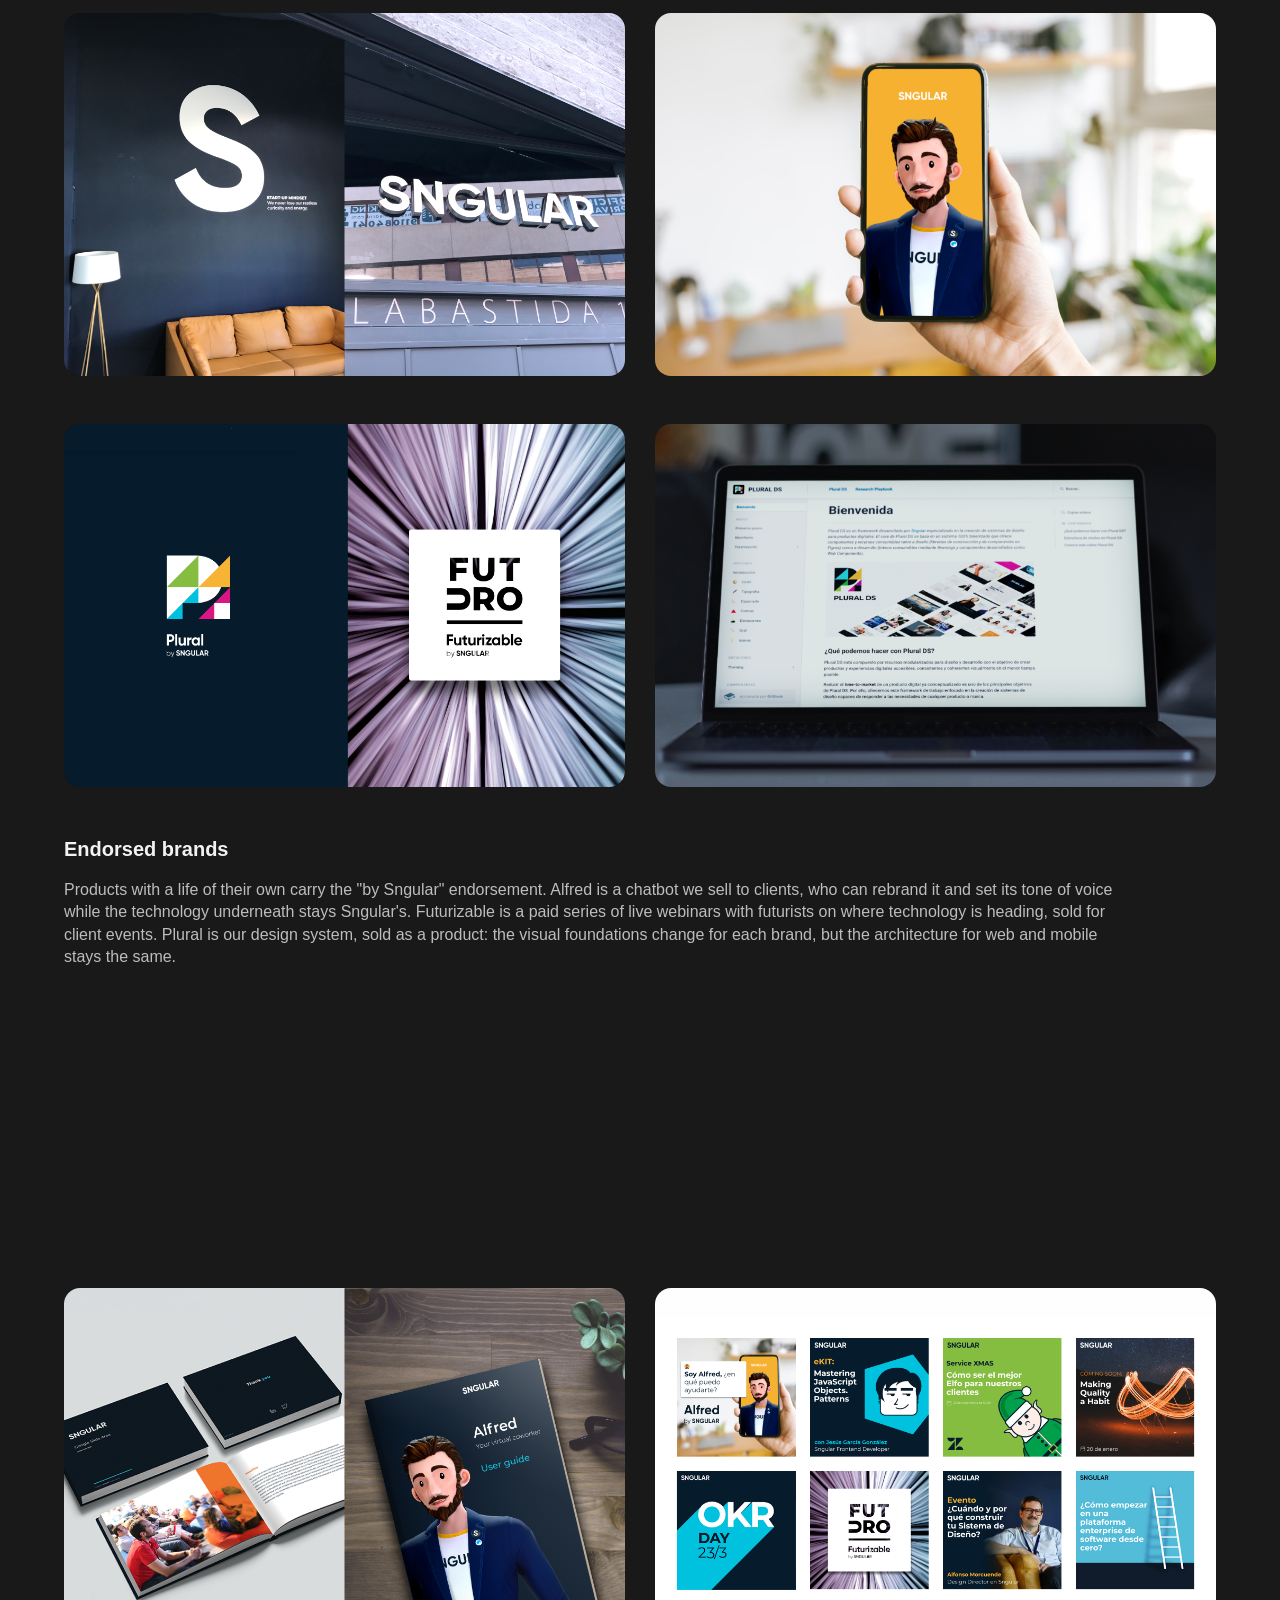
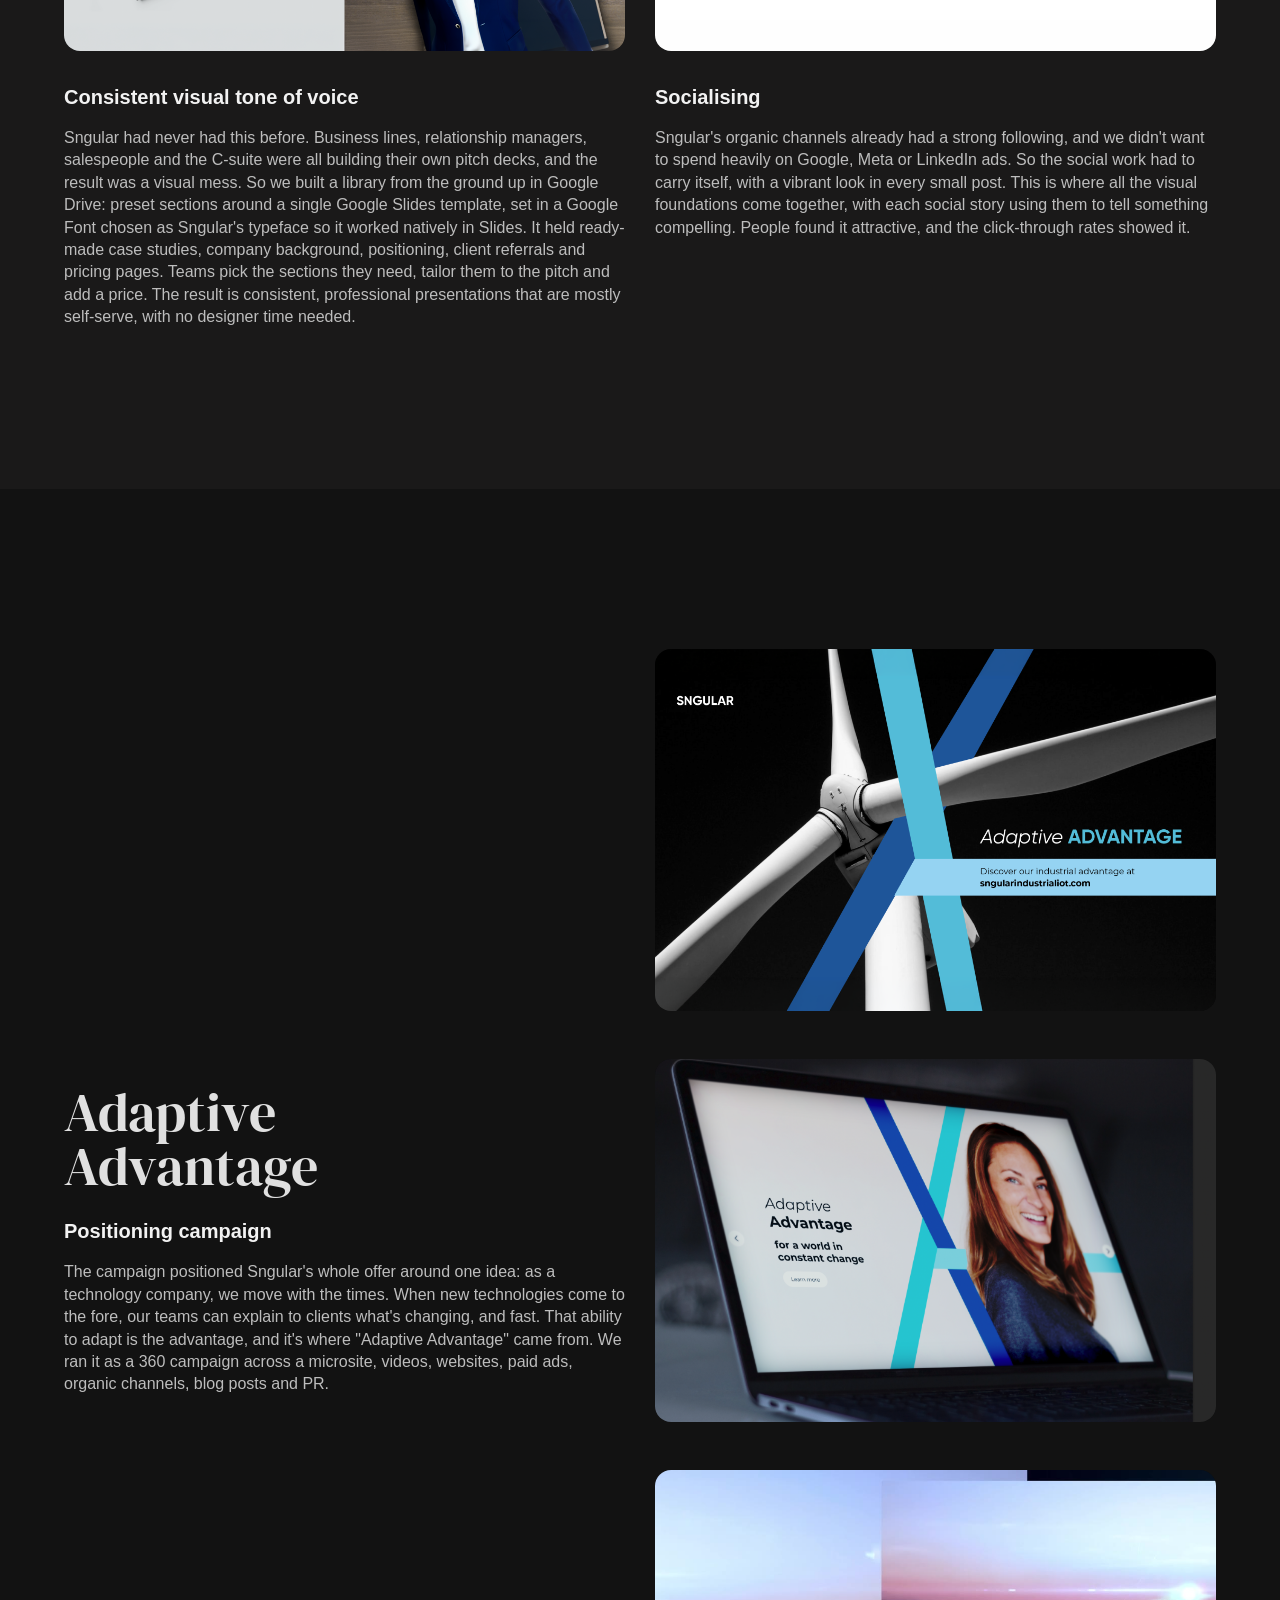
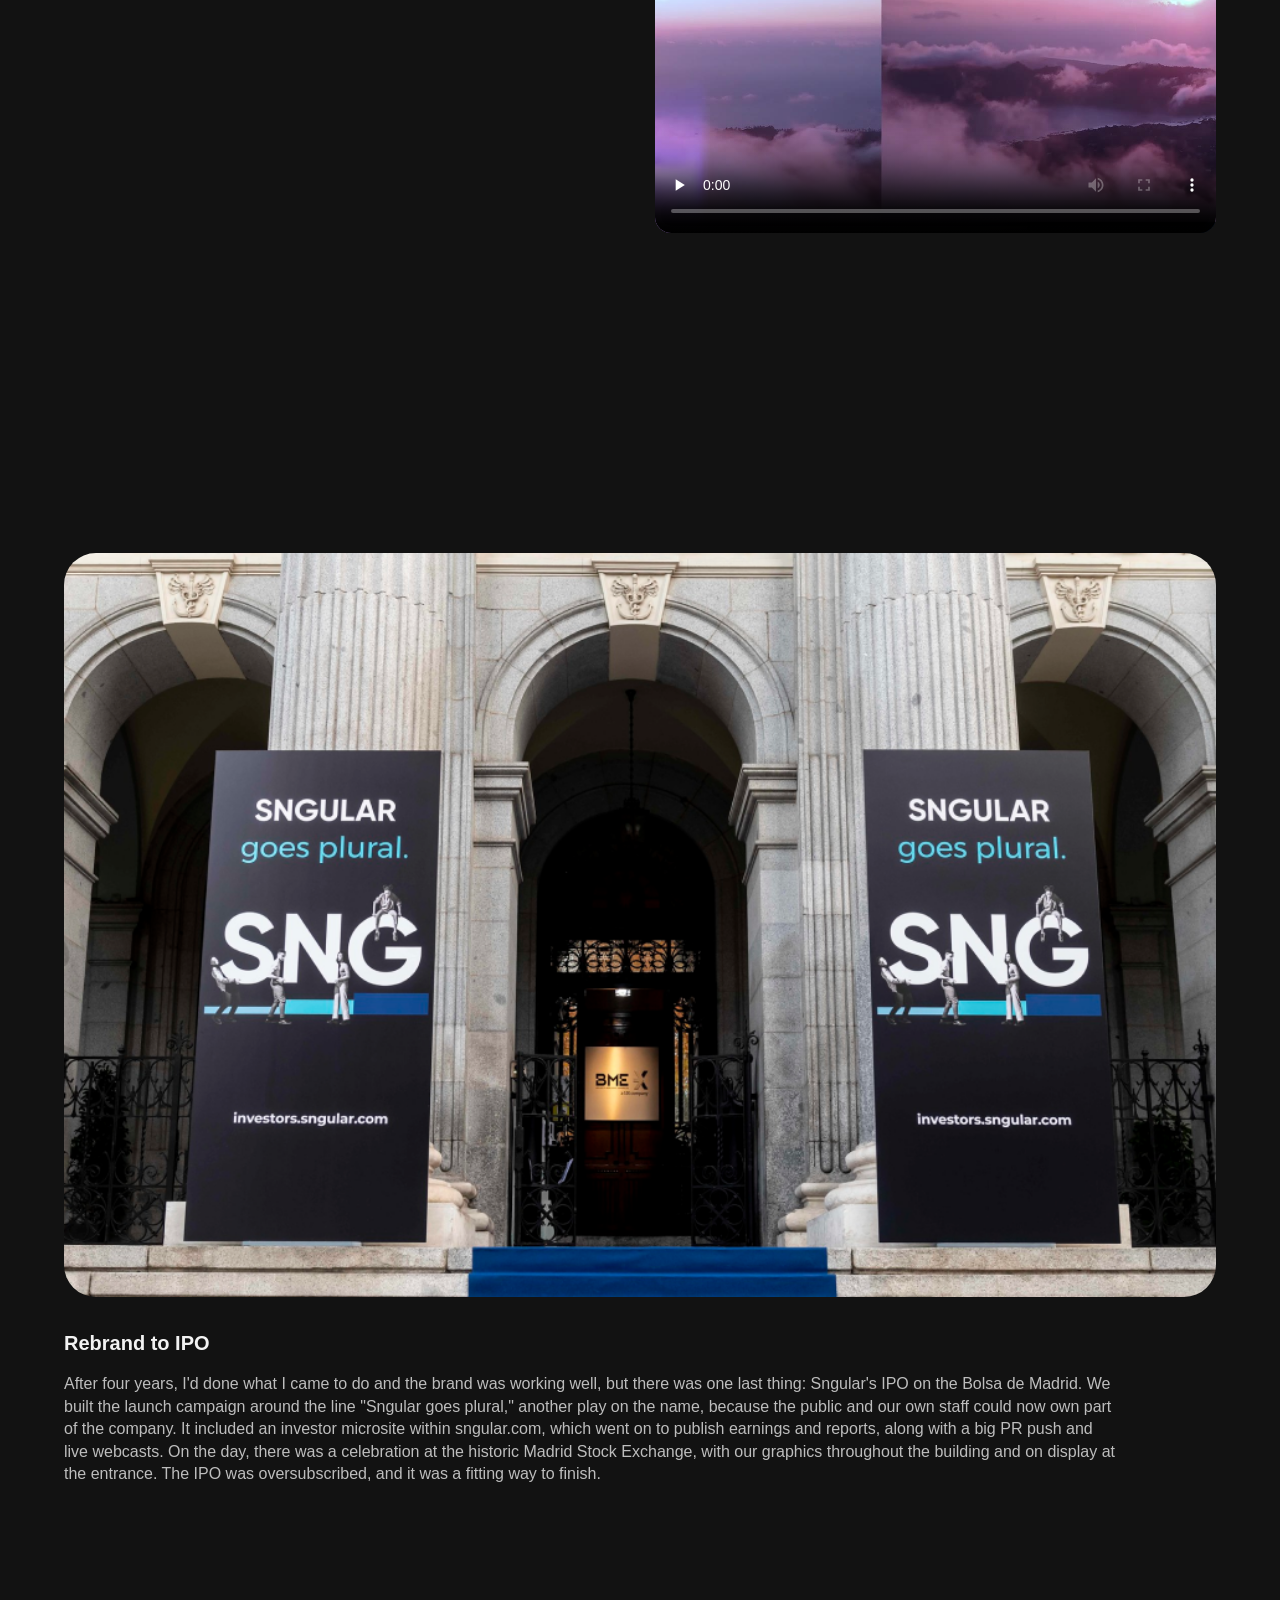
<file: sngular.html>
<!DOCTYPE html>
<html lang="en">
<head>
  <!-- Google Analytics -->
  <script async src="https://www.googletagmanager.com/gtag/js?id=G-5XM7WZEYTD"></script>
  <script>
    window.dataLayer = window.dataLayer || [];
    function gtag(){dataLayer.push(arguments);}
    gtag('js', new Date());
    gtag('config', 'G-5XM7WZEYTD');
  </script>
  <meta charset="UTF-8">
  <meta name="viewport" content="width=device-width, initial-scale=1">
  <title>Sngular: Rebrand to IPO — Mark Bradley</title>
  <meta name="description" content="How Mark Bradley led the Sngular rebrand that carried the company to its IPO.">
  <link rel="preconnect" href="https://fonts.googleapis.com">
  <link rel="preconnect" href="https://fonts.gstatic.com" crossorigin>
  <link href="https://fonts.googleapis.com/css2?family=DM+Serif+Display&display=swap" rel="stylesheet">
  <link rel="stylesheet" href="css/styles.css">
  <link rel="icon" type="image/png" href="img/favicon.png?v=2">
  <link rel="apple-touch-icon" href="img/apple-touch-icon.png?v=2">
</head>
<body>
  <a class="skip-link" href="#main">Skip to content</a>
  <nav class="site-nav" aria-label="Main">
    <ul>
      <li><a href="index.html#about">About</a></li>
      <li><a href="index.html#case-studies" aria-current="true">Case Studies</a></li>
      <li><a href="index.html#various-projects">Various Projects</a></li>
    </ul>
  </nav>

  <main id="main">
    <section class="section section--dark">
      <div class="container">
        <div class="split">
          <div class="project-intro">
            <h1 class="display">Sngular</h1>
            <p class="subtitle">Rebrand to IPO</p>
            <div class="stack">
              <p class="body">Sngular is a technology and design consultancy headquartered in Madrid. It has about 1,500 people helping companies design, build and scale digital products, with teams spanning strategy, design, software engineering, cloud and data. It grew fast through organic expansion and acquisitions, with offices across Europe and the Americas, and listed on the Madrid Stock Exchange in 2021.</p>
            </div>
          </div>
          <div class="media"><img src="img/sngular/sngular-01.png" alt="Sngular logo" decoding="async"></div>
        </div>
        <div class="split">
          <figure class="figure">
            <div class="media"><img src="img/sngular/sngular-02.png" alt="Sngular brand architecture" loading="lazy" decoding="async"></div>
            <figcaption class="stack stack--16">
              <h3 class="subtitle">Brand architecture: a hybrid model</h3>
              <p class="body">Sngular had grown into a mix of business lines, products and acquired brands, and no single brand architecture fitted them all. So I designed a hybrid that used two models side by side. Lines of business, such as Sngular Cloud, Sngular Design and Sngular Coding, sat under the master brand and carried the Sngular name directly. Products and brands that already had their own identity or recognition in the market were endorsed. A hybrid is unusual, but it was the only way to keep the company feeling like one Sngular while protecting the equity of the brands it owned.</p>
            </figcaption>
          </figure>
          <figure class="figure">
            <div class="media"><img src="img/sngular/sngular-03.png" alt="Sngular visual foundations: colours, icons and typography" loading="lazy" decoding="async"></div>
            <figcaption class="stack stack--16">
              <h3 class="subtitle">Visual foundations</h3>
              <p class="body">At the same time, the company had no shared visual language. Teams across the business were using all kinds of typefaces, colours, icons and photography styles. I codified a single set of visual foundations in the brand guidelines: primary and secondary colour palettes, one Google Font with a set of approved weights so it worked across every system and channel, a single icon family for the whole company, and clear illustration and photography styles. Bringing order to the output of a company of nearly 2,000 people was a long project, but it gave everyone the same toolkit to build from.</p>
            </figcaption>
          </figure>
        </div>
      </div>
    </section>

    <section class="section">
      <div class="container container--gap-48">
        <div class="split">
          <div class="media"><img src="img/sngular/sngular-04.png" alt="Sngular signage on an office building" loading="lazy" decoding="async"></div>
          <div class="media"><img src="img/sngular/sngular-05.png" alt="Alfred by Sngular chatbot on a phone" loading="lazy" decoding="async"></div>
        </div>
        <div class="split">
          <div class="media"><img src="img/sngular/sngular-06.png" alt="Plural by Sngular design system" loading="lazy" decoding="async"></div>
          <div class="media"><img src="img/sngular/sngular-07.png" alt="Futurizable by Sngular webinar series" loading="lazy" decoding="async"></div>
        </div>
        <div class="stack stack--16 text-block">
          <h3 class="subtitle">Endorsed brands</h3>
          <p class="body">Products with a life of their own carry the &quot;by Sngular&quot; endorsement. Alfred is a chatbot we sell to clients, who can rebrand it and set its tone of voice while the technology underneath stays Sngular&#x27;s. Futurizable is a paid series of live webinars with futurists on where technology is heading, sold for client events. Plural is our design system, sold as a product: the visual foundations change for each brand, but the architecture for web and mobile stays the same.</p>
        </div>
      </div>
    </section>

    <section class="section">
      <div class="container">
        <div class="split split--top">
          <figure class="figure">
            <div class="media"><img src="img/sngular/sngular-08.png" alt="Sngular pitch deck slides" loading="lazy" decoding="async"></div>
            <figcaption class="stack stack--16">
              <h3 class="subtitle">Consistent visual tone of voice</h3>
              <p class="body">Sngular had never had this before. Business lines, relationship managers, salespeople and the C-suite were all building their own pitch decks, and the result was a visual mess. So we built a library from the ground up in Google Drive: preset sections around a single Google Slides template, set in a Google Font chosen as Sngular&#x27;s typeface so it worked natively in Slides. It held ready-made case studies, company background, positioning, client referrals and pricing pages. Teams pick the sections they need, tailor them to the pitch and add a price. The result is consistent, professional presentations that are mostly self-serve, with no designer time needed.</p>
            </figcaption>
          </figure>
          <figure class="figure">
            <div class="media"><img src="img/sngular/sngular-09.png" alt="Sngular social media posts" loading="lazy" decoding="async"></div>
            <figcaption class="stack stack--16">
              <h3 class="subtitle">Socialising</h3>
              <p class="body">Sngular&#x27;s organic channels already had a strong following, and we didn&#x27;t want to spend heavily on Google, Meta or LinkedIn ads. So the social work had to carry itself, with a vibrant look in every small post. This is where all the visual foundations come together, with each social story using them to tell something compelling. People found it attractive, and the click-through rates showed it.</p>
            </figcaption>
          </figure>
        </div>
      </div>
    </section>

    <section class="section section--dark">
      <div class="container">
        <div class="split">
          <div class="project-intro">
            <h2 class="display display--tight" style="max-width: 438px">Adaptive Advantage</h2>
            <div class="stack stack--16">
              <h3 class="subtitle">Positioning campaign</h3>
              <p class="body">The campaign positioned Sngular's whole offer around one idea: as a technology company, we move with the times. When new technologies come to the fore, our teams can explain to clients what's changing, and fast. That ability to adapt is the advantage, and it's where "Adaptive Advantage" came from. We ran it as a 360 campaign across a microsite, videos, websites, paid ads, organic channels, blog posts and PR.</p>
            </div>
          </div>
          <div class="media-column">
            <div class="media"><img src="img/sngular/sngular-10.png" alt="Adaptive Advantage campaign artwork with wind turbine" loading="lazy" decoding="async"></div>
            <div class="media"><img src="img/sngular/sngular-11.png" alt="Adaptive Advantage microsite on a laptop" loading="lazy" decoding="async"></div>
            <div class="media"><video controls playsinline preload="none" poster="img/posters/adaptive-advantage.jpg" aria-label="Adaptive Advantage campaign video"><source src="videos/adaptive-advantage.mp4" type="video/mp4">Your browser does not support HTML video.</video></div>
          </div>
        </div>
      </div>
    </section>

    <section class="section section--dark">
      <div class="container container--gap-32">
        <div class="media media--lg"><img src="img/sngular/sngular-12.png" alt="Sngular goes plural banners at the Madrid Stock Exchange" loading="lazy" decoding="async"></div>
        <div class="stack stack--16 text-block">
          <h3 class="subtitle">Rebrand to IPO</h3>
          <p class="body">After four years, I&#x27;d done what I came to do and the brand was working well, but there was one last thing: Sngular&#x27;s IPO on the Bolsa de Madrid. We built the launch campaign around the line &quot;Sngular goes plural,&quot; another play on the name, because the public and our own staff could now own part of the company. It included an investor microsite within sngular.com, which went on to publish earnings and reports, along with a big PR push and live webcasts. On the day, there was a celebration at the historic Madrid Stock Exchange, with our graphics throughout the building and on display at the entrance. The IPO was oversubscribed, and it was a fitting way to finish.</p>
        </div>
      </div>
    </section>
  </main>

  <script src="js/script.js" defer></script>
</body>
</html>
</file>
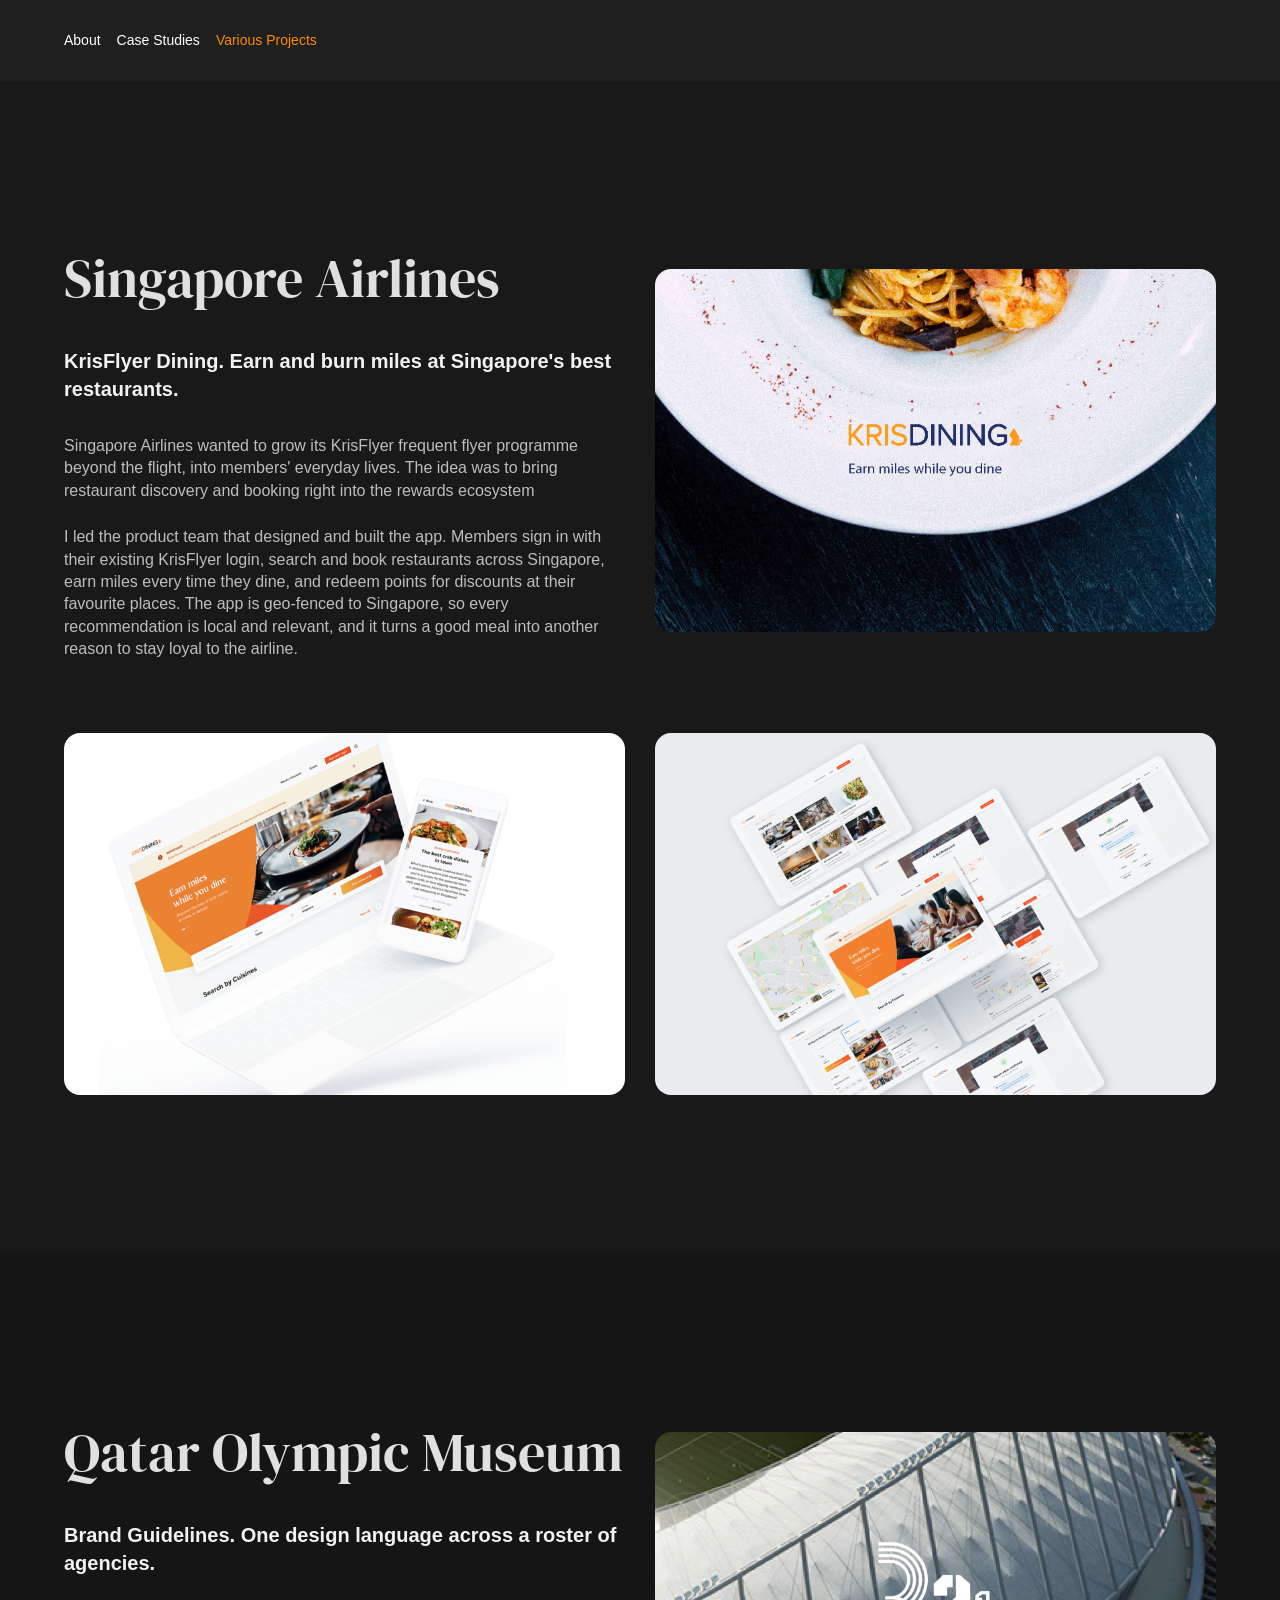
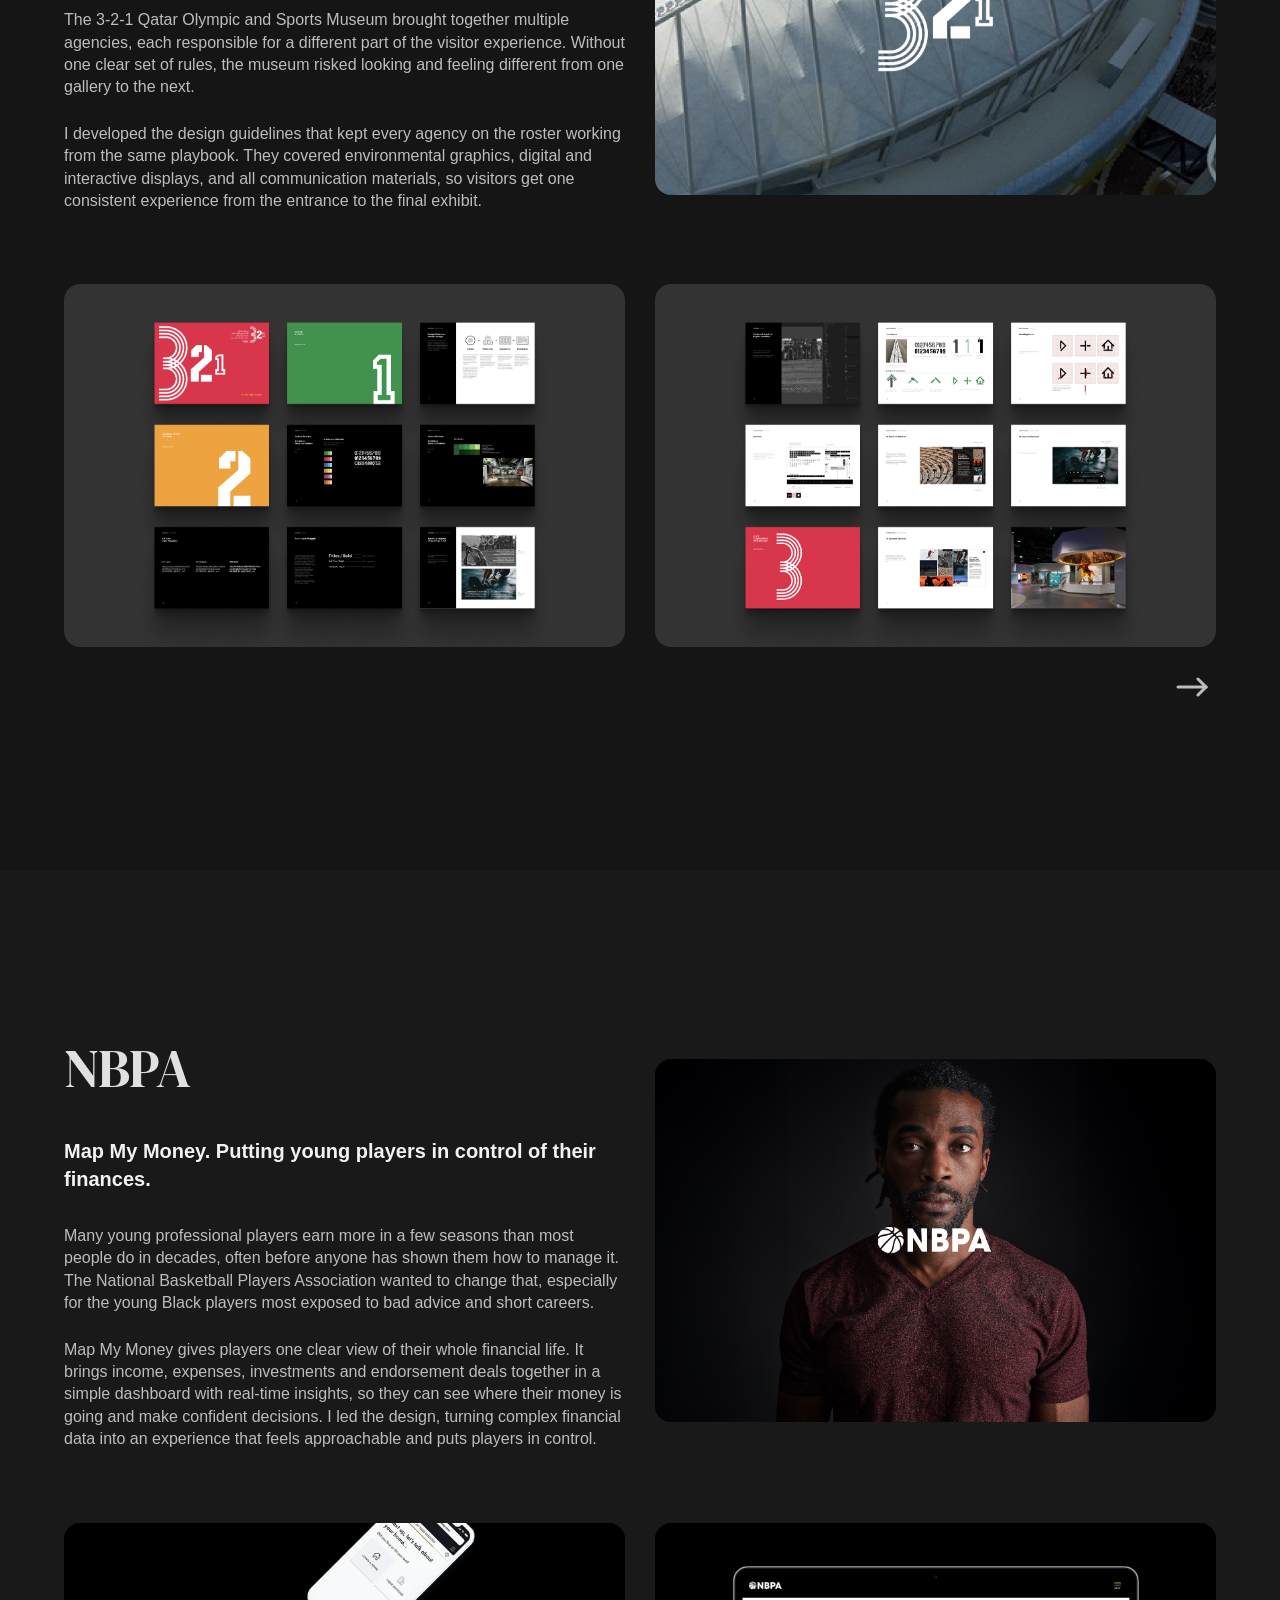
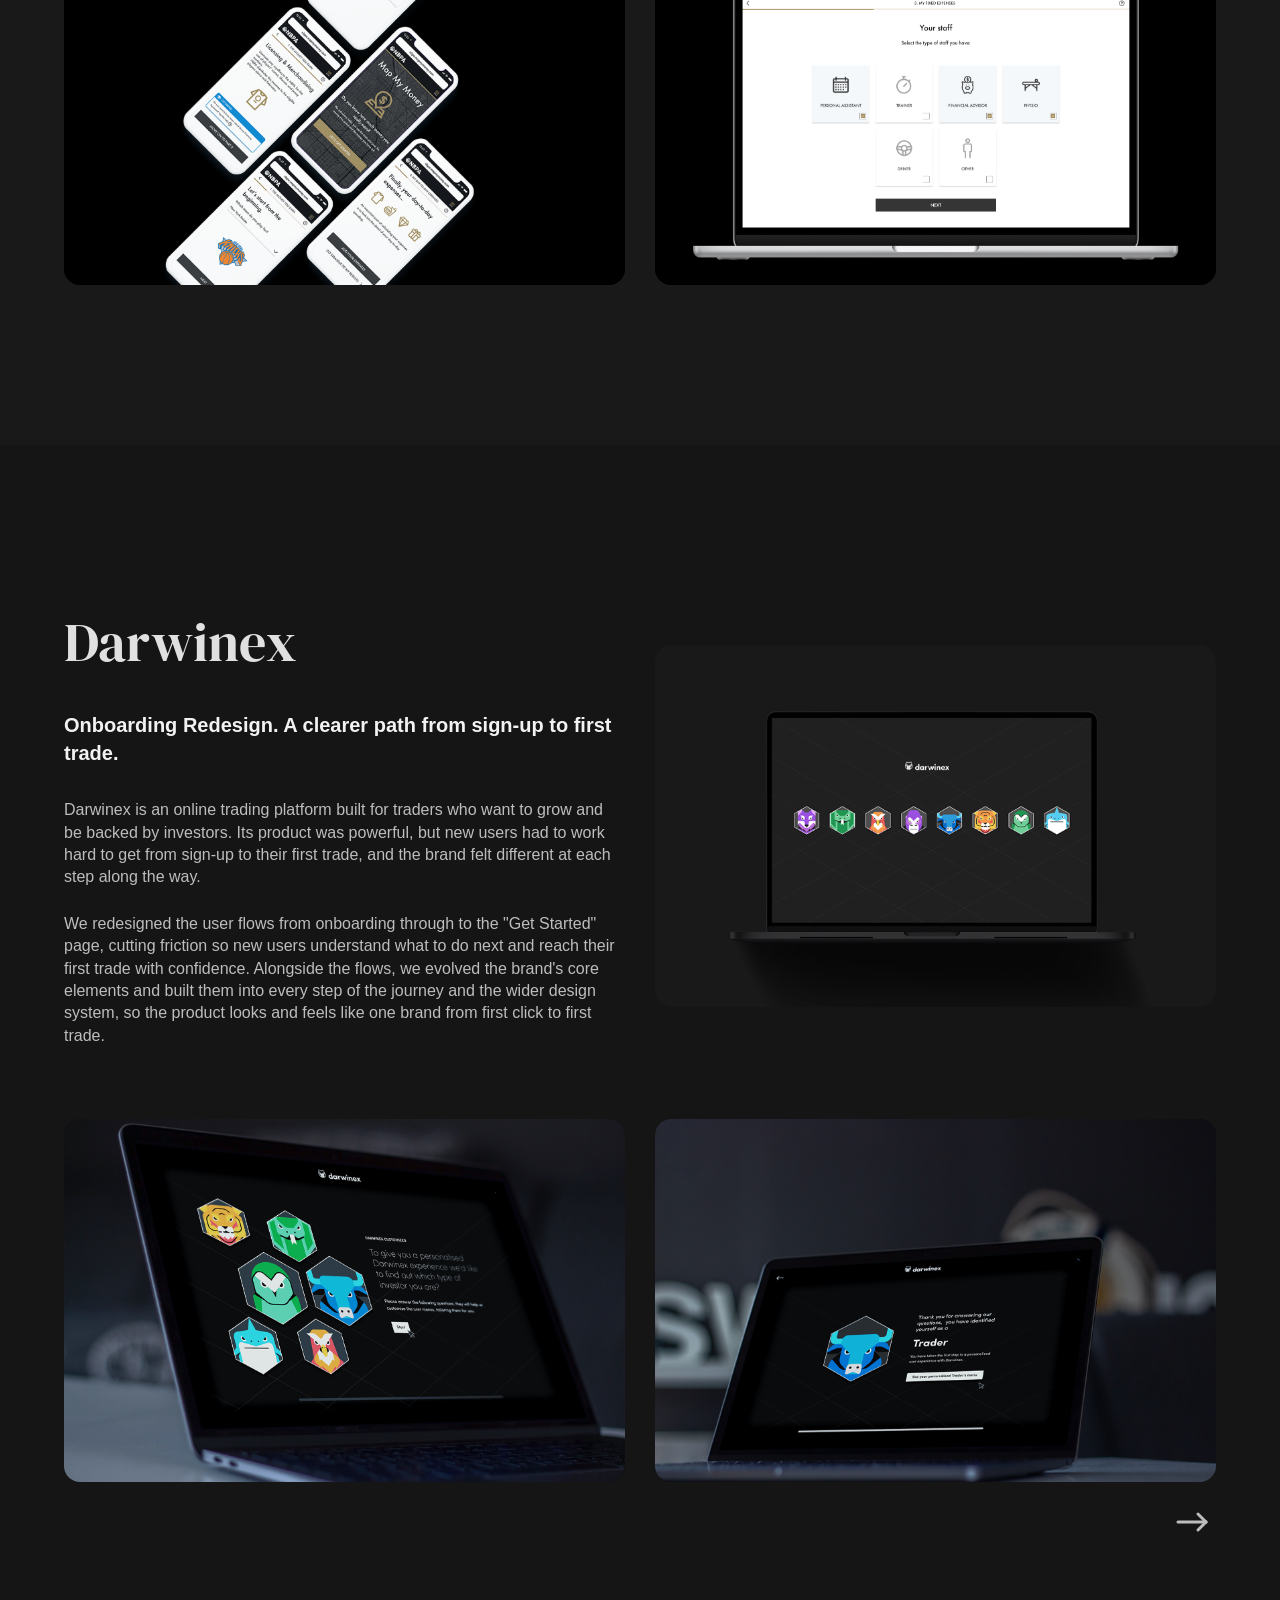
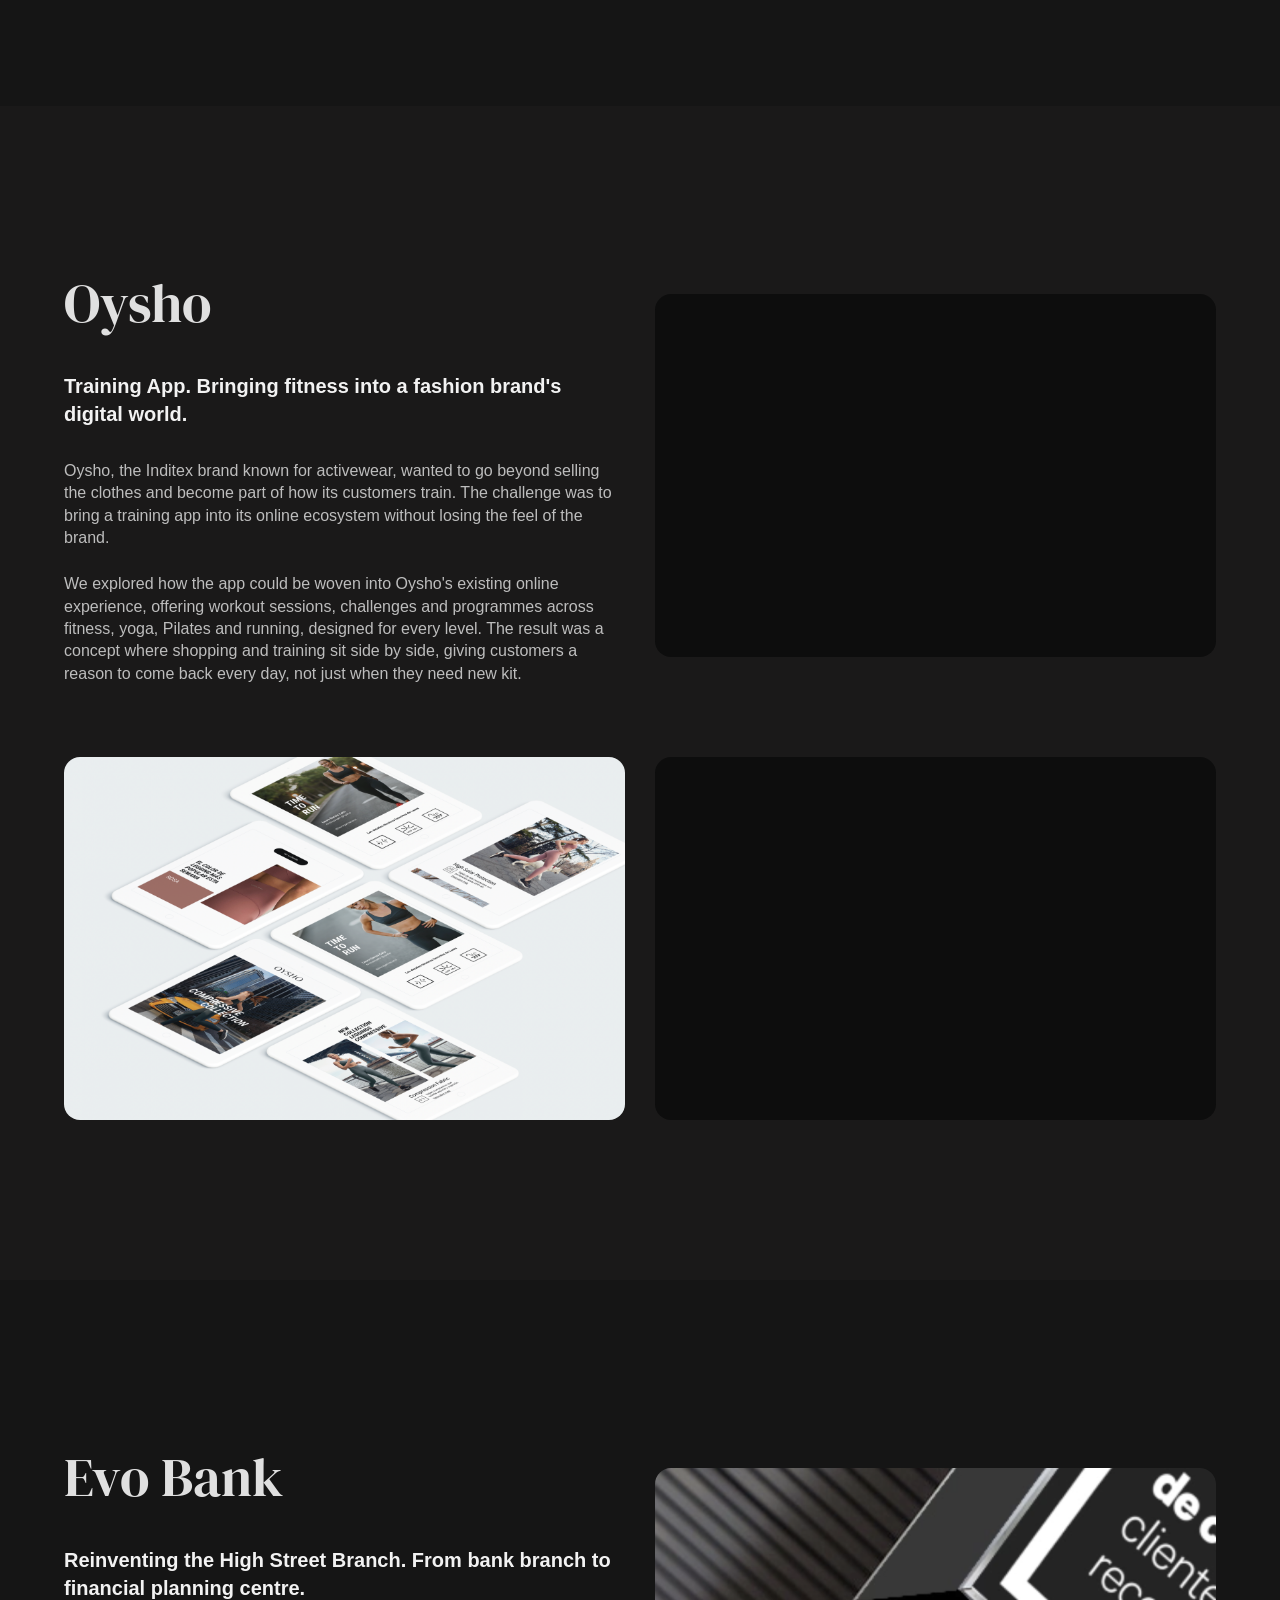
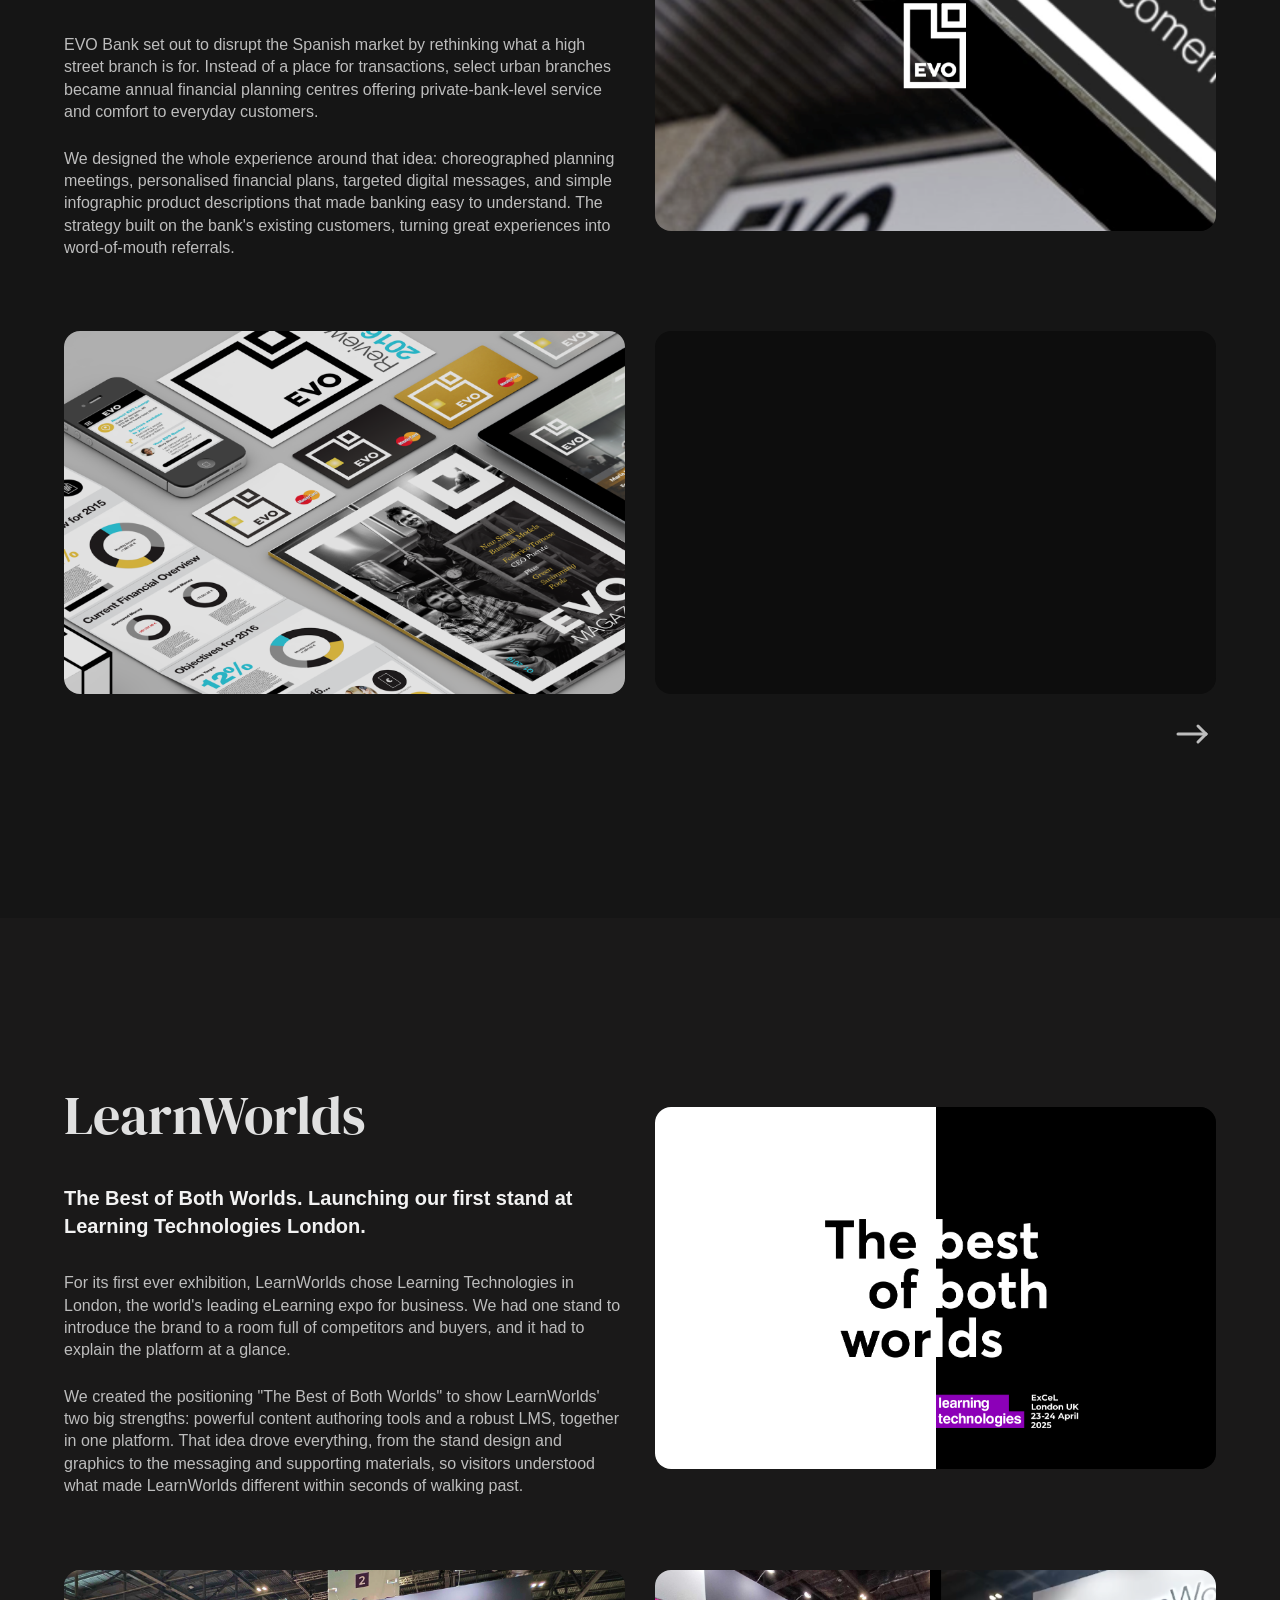
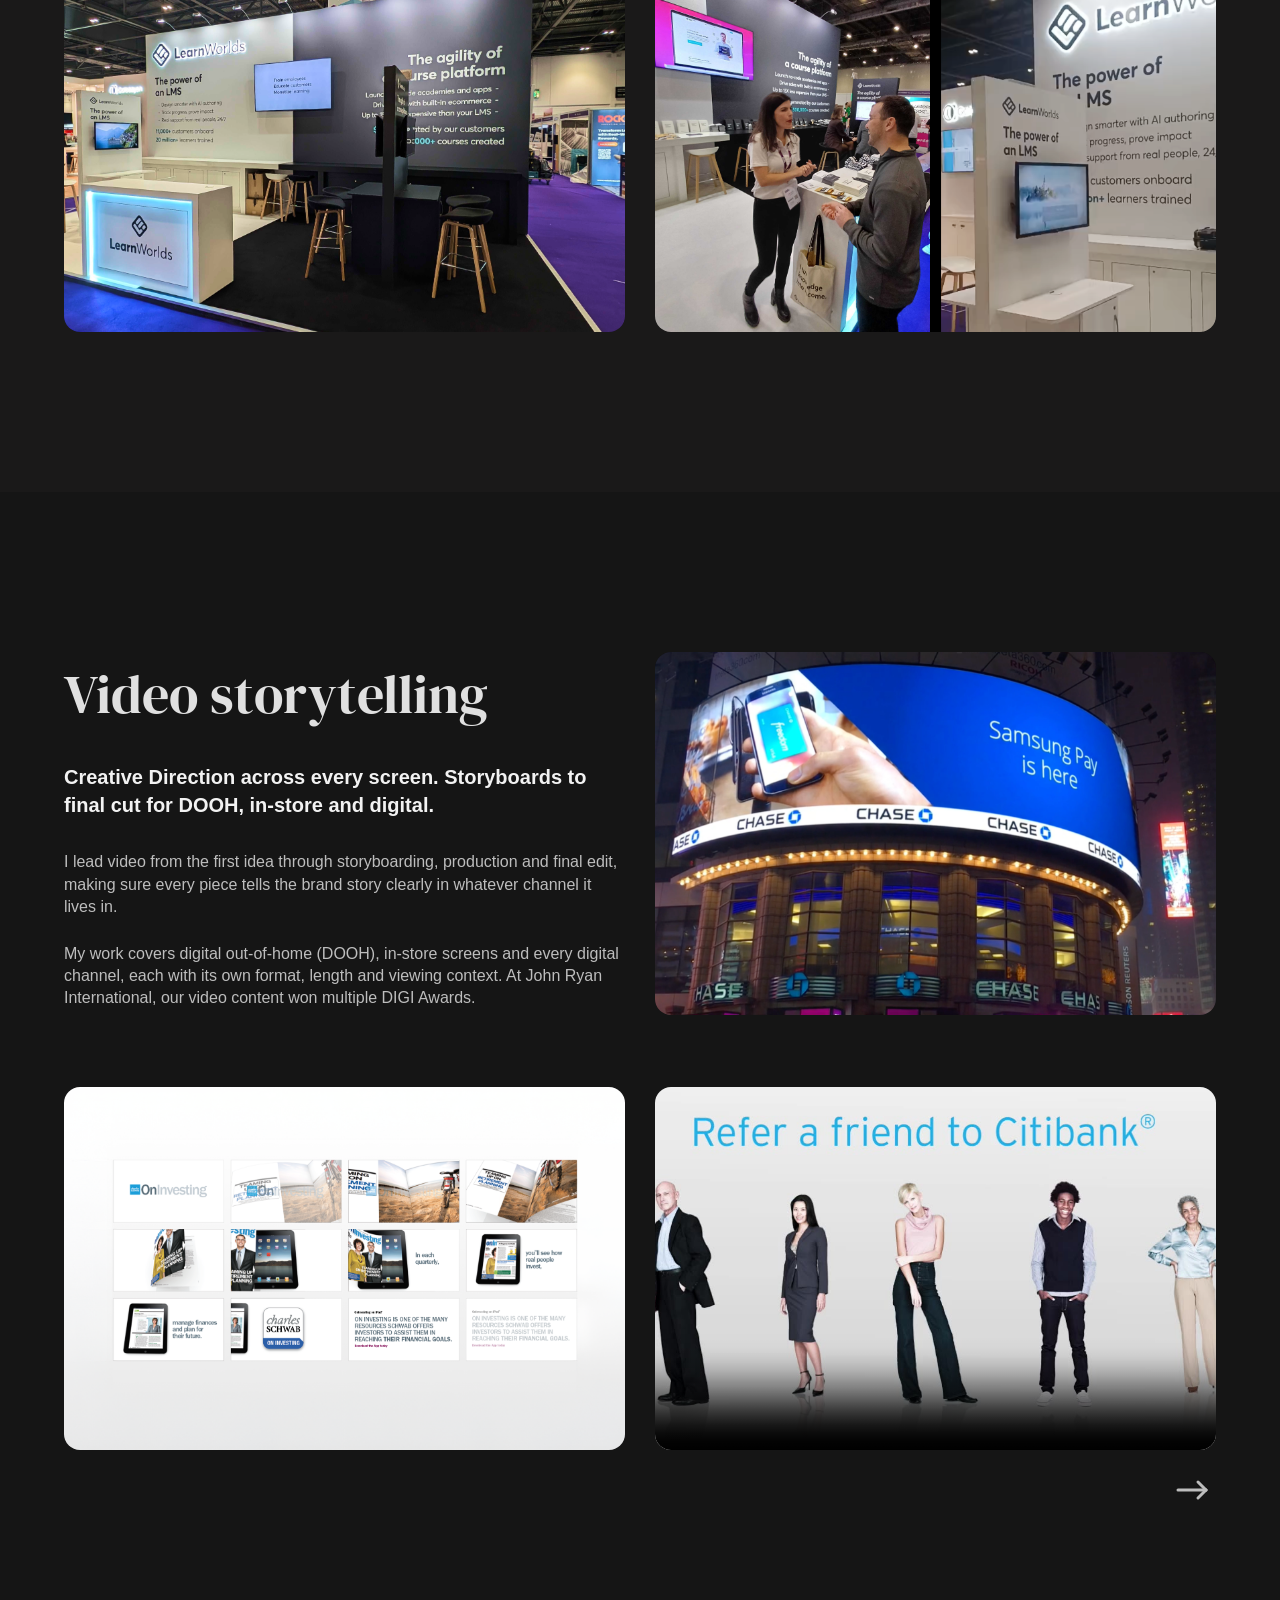
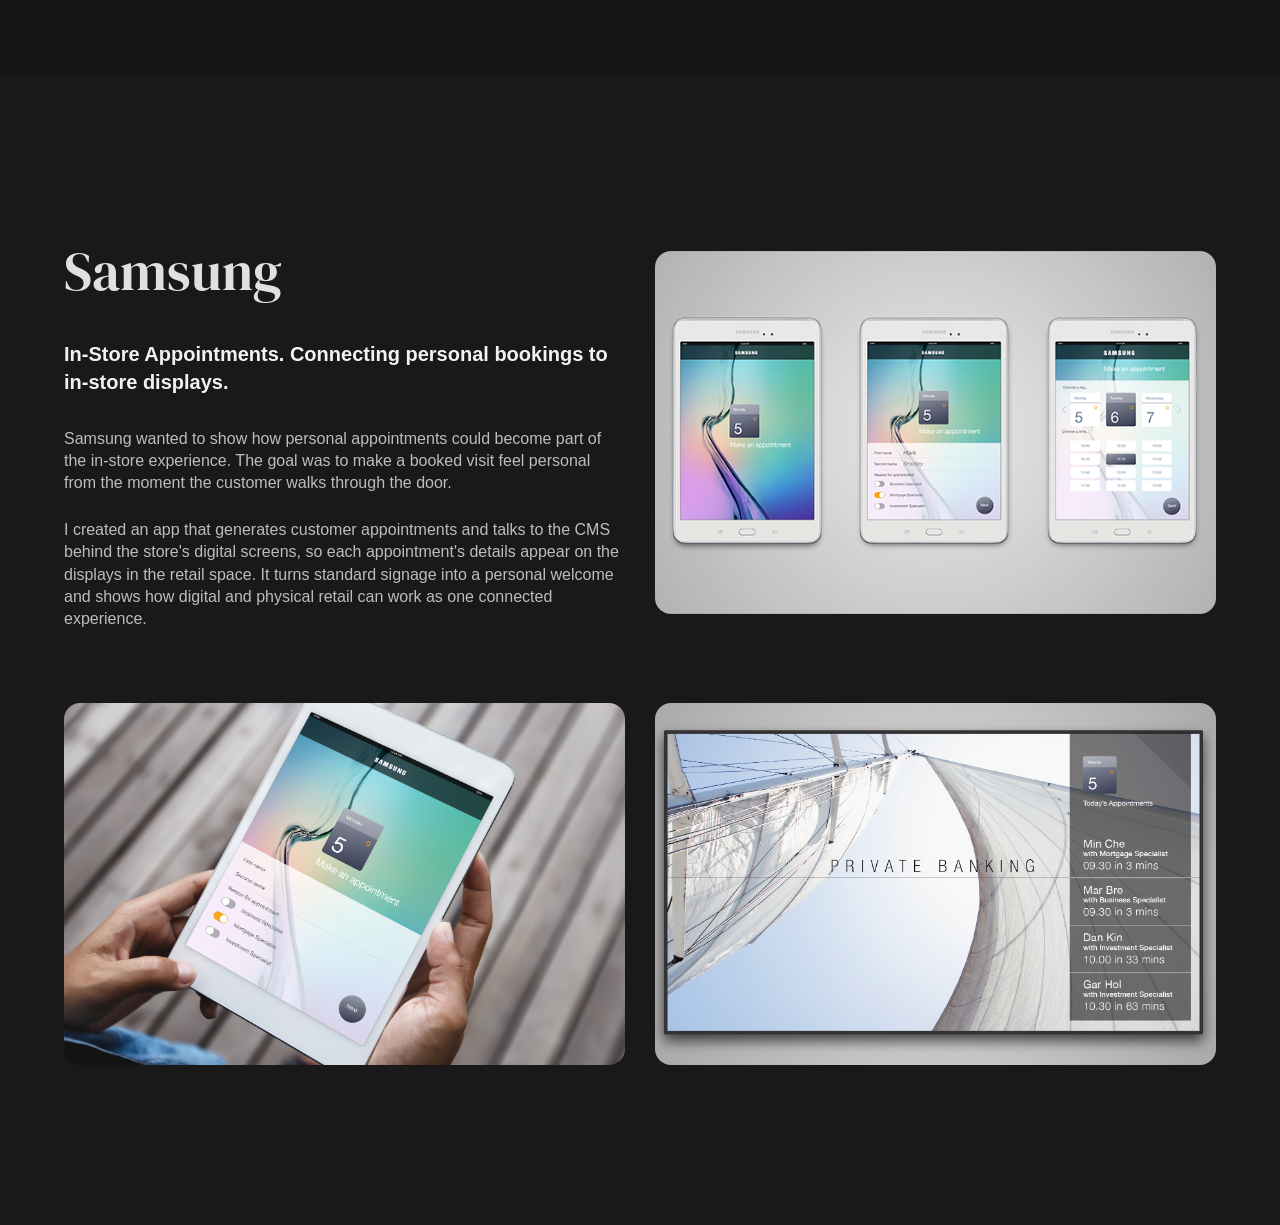
<file: various-projects.html>
<!DOCTYPE html>
<html lang="en">
<head>
  <!-- Google Analytics -->
  <script async src="https://www.googletagmanager.com/gtag/js?id=G-5XM7WZEYTD"></script>
  <script>
    window.dataLayer = window.dataLayer || [];
    function gtag(){dataLayer.push(arguments);}
    gtag('js', new Date());
    gtag('config', 'G-5XM7WZEYTD');
  </script>
  <meta charset="UTF-8">
  <meta name="viewport" content="width=device-width, initial-scale=1">
  <title>Various Projects — Mark Bradley</title>
  <meta name="description" content="Brand, campaigns, events, video and product projects by Mark Bradley.">
  <link rel="preconnect" href="https://fonts.googleapis.com">
  <link rel="preconnect" href="https://fonts.gstatic.com" crossorigin>
  <link href="https://fonts.googleapis.com/css2?family=DM+Serif+Display&display=swap" rel="stylesheet">
  <link rel="stylesheet" href="css/styles.css">
  <link rel="icon" type="image/png" href="img/favicon.png?v=2">
  <link rel="apple-touch-icon" href="img/apple-touch-icon.png?v=2">
</head>
<body>
  <a class="skip-link" href="#main">Skip to content</a>
  <nav class="site-nav" aria-label="Main">
    <ul>
      <li><a href="index.html#about">About</a></li>
      <li><a href="index.html#case-studies">Case Studies</a></li>
      <li><a href="index.html#various-projects" aria-current="true">Various Projects</a></li>
    </ul>
  </nav>

  <main id="main">
    <h1 class="visually-hidden">Various Projects</h1>
    <section class="section" id="singapore-airlines" aria-labelledby="singapore-airlines-title">
      <div class="container">
        <div class="split">
          <div class="project-intro project-intro--32">
            <h2 class="display" id="singapore-airlines-title">Singapore Airlines</h2>
            <p class="subtitle">KrisFlyer Dining. Earn and burn miles at Singapore&#x27;s best restaurants.</p>
            <div class="stack">
              <p class="body">Singapore Airlines wanted to grow its KrisFlyer frequent flyer programme beyond the flight, into members&#x27; everyday lives. The idea was to bring restaurant discovery and booking right into the rewards ecosystem</p>
              <p class="body">I led the product team that designed and built the app. Members sign in with their existing KrisFlyer login, search and book restaurants across Singapore, earn miles every time they dine, and redeem points for discounts at their favourite places. The app is geo-fenced to Singapore, so every recommendation is local and relevant, and it turns a good meal into another reason to stay loyal to the airline.</p>
            </div>
          </div>
          <div class="media"><img src="img/projects/singapore-airlines-01.png" alt="KrisFlyer Dining plate" decoding="async"></div>
        </div>
        <div class="split">
          <div class="media"><img src="img/projects/singapore-airlines-02.png" alt="KrisFlyer Dining website on desktop and mobile" loading="lazy" decoding="async"></div>
          <div class="media"><img src="img/projects/singapore-airlines-03.png" alt="KrisFlyer Dining restaurant pages" loading="lazy" decoding="async"></div>
        </div>
      </div>
    </section>
    <section class="section section--alt" id="qatar-olympic-museum" aria-labelledby="qatar-olympic-museum-title">
      <div class="container">
        <div class="split">
          <div class="project-intro project-intro--32">
            <h2 class="display" id="qatar-olympic-museum-title">Qatar Olympic Museum</h2>
            <p class="subtitle">Brand Guidelines. One design language across a roster of agencies.</p>
            <div class="stack">
              <p class="body">The 3-2-1 Qatar Olympic and Sports Museum brought together multiple agencies, each responsible for a different part of the visitor experience. Without one clear set of rules, the museum risked looking and feeling different from one gallery to the next.</p>
              <p class="body">I developed the design guidelines that kept every agency on the roster working from the same playbook. They covered environmental graphics, digital and interactive displays, and all communication materials, so visitors get one consistent experience from the entrance to the final exhibit.</p>
            </div>
          </div>
          <div class="media"><img src="img/projects/qatar-01.png" alt="3-2-1 Qatar Olympic and Sports Museum building" loading="lazy" decoding="async"></div>
        </div>
        <div class="carousel" data-carousel>
          <div class="carousel__track" tabindex="0" aria-label="Qatar Olympic Museum gallery">
            <div class="media"><img src="img/projects/qatar-02.png" alt="Museum brand guideline pages" loading="lazy" decoding="async"></div>
            <div class="media"><img src="img/projects/qatar-03.png" alt="Museum environmental graphics guidelines" loading="lazy" decoding="async"></div>
            <div class="media"><img src="img/projects/qatar-04.png" alt="Museum interactive displays" loading="lazy" decoding="async"></div>
          </div>
          <div class="carousel__controls">
            <button class="carousel__prev" type="button" aria-label="Previous Qatar Olympic Museum image" hidden><img src="img/icons/arrow-narrow-right.svg" alt="" width="48" height="48"></button>
            <button class="carousel__next" type="button" aria-label="Next Qatar Olympic Museum image"><img src="img/icons/arrow-narrow-right.svg" alt="" width="48" height="48"></button>
          </div>
        </div>
      </div>
    </section>
    <section class="section" id="nbpa" aria-labelledby="nbpa-title">
      <div class="container">
        <div class="split">
          <div class="project-intro project-intro--32">
            <h2 class="display" id="nbpa-title">NBPA</h2>
            <p class="subtitle">Map My Money. Putting young players in control of their finances.</p>
            <div class="stack">
              <p class="body">Many young professional players earn more in a few seasons than most people do in decades, often before anyone has shown them how to manage it. The National Basketball Players Association wanted to change that, especially for the young Black players most exposed to bad advice and short careers.</p>
              <p class="body">Map My Money gives players one clear view of their whole financial life. It brings income, expenses, investments and endorsement deals together in a simple dashboard with real-time insights, so they can see where their money is going and make confident decisions. I led the design, turning complex financial data into an experience that feels approachable and puts players in control.</p>
            </div>
          </div>
          <div class="media"><img src="img/projects/nbpa-01.png" alt="Young basketball player portrait with NBPA logo" loading="lazy" decoding="async"></div>
        </div>
        <div class="split">
          <div class="media"><img src="img/projects/nbpa-02.png" alt="Map My Money app screens" loading="lazy" decoding="async"></div>
          <div class="media"><img src="img/projects/nbpa-03.png" alt="Map My Money dashboard on a laptop" loading="lazy" decoding="async"></div>
        </div>
      </div>
    </section>
    <section class="section section--alt" id="darwinex" aria-labelledby="darwinex-title">
      <div class="container">
        <div class="split">
          <div class="project-intro project-intro--32">
            <h2 class="display" id="darwinex-title">Darwinex</h2>
            <p class="subtitle">Onboarding Redesign. A clearer path from sign-up to first trade.</p>
            <div class="stack">
              <p class="body">Darwinex is an online trading platform built for traders who want to grow and be backed by investors. Its product was powerful, but new users had to work hard to get from sign-up to their first trade, and the brand felt different at each step along the way.</p>
              <p class="body">We redesigned the user flows from onboarding through to the &quot;Get Started&quot; page, cutting friction so new users understand what to do next and reach their first trade with confidence. Alongside the flows, we evolved the brand&#x27;s core elements and built them into every step of the journey and the wider design system, so the product looks and feels like one brand from first click to first trade.</p>
            </div>
          </div>
          <div class="media"><img src="img/projects/darwinex-01.png" alt="Darwinex onboarding on a laptop" loading="lazy" decoding="async"></div>
        </div>
        <div class="carousel" data-carousel>
          <div class="carousel__track" tabindex="0" aria-label="Darwinex gallery">
            <div class="media"><img src="img/projects/darwinex-02.png" alt="Darwinex brand icons on a laptop" loading="lazy" decoding="async"></div>
            <div class="media"><img src="img/projects/darwinex-03.png" alt="Darwinex sign-up screen" loading="lazy" decoding="async"></div>
            <div class="media"><img src="img/projects/darwinex-04.png" alt="Darwinex onboarding on a laptop" loading="lazy" decoding="async"></div>
            <div class="media"><img src="img/projects/darwinex-05.png" alt="Darwinex dashboard on desktop and laptop" loading="lazy" decoding="async"></div>
          </div>
          <div class="carousel__controls">
            <button class="carousel__prev" type="button" aria-label="Previous Darwinex image" hidden><img src="img/icons/arrow-narrow-right.svg" alt="" width="48" height="48"></button>
            <button class="carousel__next" type="button" aria-label="Next Darwinex image"><img src="img/icons/arrow-narrow-right.svg" alt="" width="48" height="48"></button>
          </div>
        </div>
      </div>
    </section>
    <section class="section" id="oysho" aria-labelledby="oysho-title">
      <div class="container">
        <div class="split">
          <div class="project-intro project-intro--32">
            <h2 class="display" id="oysho-title">Oysho</h2>
            <p class="subtitle">Training App. Bringing fitness into a fashion brand&#x27;s digital world.</p>
            <div class="stack">
              <p class="body">Oysho, the Inditex brand known for activewear, wanted to go beyond selling the clothes and become part of how its customers train. The challenge was to bring a training app into its online ecosystem without losing the feel of the brand.</p>
              <p class="body">We explored how the app could be woven into Oysho&#x27;s existing online experience, offering workout sessions, challenges and programmes across fitness, yoga, Pilates and running, designed for every level. The result was a concept where shopping and training sit side by side, giving customers a reason to come back every day, not just when they need new kit.</p>
            </div>
          </div>
          <div class="media"><img src="img/projects/oysho-01.png" alt="Oysho runner in a city street" loading="lazy" decoding="async"></div>
        </div>
        <div class="split">
          <div class="media"><img src="img/projects/oysho-02.png" alt="Oysho training app pages" loading="lazy" decoding="async"></div>
          <div class="media"><img src="img/projects/oysho-03.png" alt="Oysho training app on phone and watch" loading="lazy" decoding="async"></div>
        </div>
      </div>
    </section>
    <section class="section section--alt" id="evo-bank" aria-labelledby="evo-bank-title">
      <div class="container">
        <div class="split">
          <div class="project-intro project-intro--32">
            <h2 class="display" id="evo-bank-title">Evo Bank</h2>
            <p class="subtitle">Reinventing the High Street Branch. From bank branch to financial planning centre.</p>
            <div class="stack">
              <p class="body">EVO Bank set out to disrupt the Spanish market by rethinking what a high street branch is for. Instead of a place for transactions, select urban branches became annual financial planning centres offering private-bank-level service and comfort to everyday customers.</p>
              <p class="body">We designed the whole experience around that idea: choreographed planning meetings, personalised financial plans, targeted digital messages, and simple infographic product descriptions that made banking easy to understand. The strategy built on the bank&#x27;s existing customers, turning great experiences into word-of-mouth referrals.</p>
            </div>
          </div>
          <div class="media"><img src="img/projects/evo-bank-01.png" alt="EVO Banco branch signage" loading="lazy" decoding="async"></div>
        </div>
        <div class="carousel" data-carousel>
          <div class="carousel__track" tabindex="0" aria-label="Evo Bank gallery">
            <div class="media"><img src="img/projects/evo-bank-02.png" alt="EVO Banco printed and digital materials" loading="lazy" decoding="async"></div>
            <div class="media"><img src="img/projects/evo-bank-03.png" alt="EVO Banco branch lounge with infographic artwork" loading="lazy" decoding="async"></div>
            <div class="media"><img src="img/projects/evo-bank-04.png" alt="EVO Banco in-branch digital screen" loading="lazy" decoding="async"></div>
          </div>
          <div class="carousel__controls">
            <button class="carousel__prev" type="button" aria-label="Previous Evo Bank image" hidden><img src="img/icons/arrow-narrow-right.svg" alt="" width="48" height="48"></button>
            <button class="carousel__next" type="button" aria-label="Next Evo Bank image"><img src="img/icons/arrow-narrow-right.svg" alt="" width="48" height="48"></button>
          </div>
        </div>
      </div>
    </section>
    <section class="section" id="learnworlds-stand" aria-labelledby="learnworlds-stand-title">
      <div class="container">
        <div class="split">
          <div class="project-intro project-intro--32">
            <h2 class="display" id="learnworlds-stand-title">LearnWorlds</h2>
            <p class="subtitle">The Best of Both Worlds. Launching our first stand at Learning Technologies London.</p>
            <div class="stack">
              <p class="body">For its first ever exhibition, LearnWorlds chose Learning Technologies in London, the world&#x27;s leading eLearning expo for business. We had one stand to introduce the brand to a room full of competitors and buyers, and it had to explain the platform at a glance.</p>
              <p class="body">We created the positioning &quot;The Best of Both Worlds&quot; to show LearnWorlds&#x27; two big strengths: powerful content authoring tools and a robust LMS, together in one platform. That idea drove everything, from the stand design and graphics to the messaging and supporting materials, so visitors understood what made LearnWorlds different within seconds of walking past.</p>
            </div>
          </div>
          <div class="media"><img src="img/projects/learnworlds-stand-01.png" alt="The best of both worlds campaign artwork" loading="lazy" decoding="async"></div>
        </div>
        <div class="split">
          <div class="media"><img src="img/projects/learnworlds-stand-02.png" alt="LearnWorlds stand at Learning Technologies London" loading="lazy" decoding="async"></div>
          <div class="media"><img src="img/projects/learnworlds-stand-03.png" alt="Visitors at the LearnWorlds stand" loading="lazy" decoding="async"></div>
        </div>
      </div>
    </section>
    <section class="section section--alt" id="video-storytelling" aria-labelledby="video-storytelling-title">
      <div class="container">
        <div class="split">
          <div class="project-intro project-intro--32">
            <h2 class="display" id="video-storytelling-title">Video storytelling</h2>
            <p class="subtitle">Creative Direction across every screen. Storyboards to final cut for DOOH, in-store and digital.</p>
            <div class="stack">
              <p class="body">I lead video from the first idea through storyboarding, production and final edit, making sure every piece tells the brand story clearly in whatever channel it lives in.</p>
              <p class="body">My work covers digital out-of-home (DOOH), in-store screens and every digital channel, each with its own format, length and viewing context. At John Ryan International, our video content won multiple DIGI Awards.</p>
            </div>
          </div>
          <div class="media"><img src="img/projects/video-01.png" alt="Digital billboard in Times Square" loading="lazy" decoding="async"></div>
        </div>
        <div class="carousel" data-carousel>
          <div class="carousel__track" tabindex="0" aria-label="Video storytelling gallery">
            <div class="media"><img src="img/projects/video-02.png" alt="Video storyboard frames" loading="lazy" decoding="async"></div>
            <div class="media"><video controls playsinline preload="none" poster="img/posters/citibank-01.jpg" aria-label="Citibank video 1"><source src="videos/citibank-01.mp4" type="video/mp4">Your browser does not support HTML video.</video></div>
            <div class="media"><video controls playsinline preload="none" poster="img/posters/citibank-03.jpg" aria-label="Citibank video 3"><source src="videos/citibank-03.mp4" type="video/mp4">Your browser does not support HTML video.</video></div>
            <div class="media"><video controls playsinline preload="none" poster="img/posters/pnc-02.jpg" aria-label="PNC video"><source src="videos/pnc-02.mp4" type="video/mp4">Your browser does not support HTML video.</video></div>
            <div class="media"><video controls playsinline preload="none" poster="img/posters/schwab-01.jpg" aria-label="Charles Schwab On Investing video"><source src="videos/schwab-01.mp4" type="video/mp4">Your browser does not support HTML video.</video></div>
            <div class="media"><video controls playsinline preload="none" poster="img/posters/swed-01.jpg" aria-label="Swedbank video"><source src="videos/swed-01.mp4" type="video/mp4">Your browser does not support HTML video.</video></div>
            <div class="media"><video controls playsinline preload="none" poster="img/posters/wells-fargo-02.jpg" aria-label="Wells Fargo video 2"><source src="videos/wells-fargo-02.mp4" type="video/mp4">Your browser does not support HTML video.</video></div>
            <div class="media"><video controls playsinline preload="none" poster="img/posters/wells-fargo-03.jpg" aria-label="Wells Fargo video 3"><source src="videos/wells-fargo-03.mp4" type="video/mp4">Your browser does not support HTML video.</video></div>
          </div>
          <div class="carousel__controls">
            <button class="carousel__prev" type="button" aria-label="Previous Video storytelling image" hidden><img src="img/icons/arrow-narrow-right.svg" alt="" width="48" height="48"></button>
            <button class="carousel__next" type="button" aria-label="Next Video storytelling image"><img src="img/icons/arrow-narrow-right.svg" alt="" width="48" height="48"></button>
          </div>
        </div>
      </div>
    </section>
    <section class="section" id="samsung" aria-labelledby="samsung-title">
      <div class="container">
        <div class="split">
          <div class="project-intro project-intro--32">
            <h2 class="display" id="samsung-title">Samsung</h2>
            <p class="subtitle">In-Store Appointments. Connecting personal bookings to in-store displays.</p>
            <div class="stack">
              <p class="body">Samsung wanted to show how personal appointments could become part of the in-store experience. The goal was to make a booked visit feel personal from the moment the customer walks through the door.</p>
              <p class="body">I created an app that generates customer appointments and talks to the CMS behind the store&#x27;s digital screens, so each appointment&#x27;s details appear on the displays in the retail space. It turns standard signage into a personal welcome and shows how digital and physical retail can work as one connected experience.</p>
            </div>
          </div>
          <div class="media"><img src="img/projects/samsung-01.png" alt="Samsung appointment app on tablets" loading="lazy" decoding="async"></div>
        </div>
        <div class="split">
          <div class="media"><img src="img/projects/samsung-02.png" alt="Samsung appointment app in hand" loading="lazy" decoding="async"></div>
          <div class="media"><img src="img/projects/samsung-03.png" alt="Samsung in-store display with appointment details" loading="lazy" decoding="async"></div>
        </div>
      </div>
    </section>
  </main>

  <script src="js/script.js" defer></script>
</body>
</html>
</file>
<file: css/styles.css>
/* ==========================================================================
   Mark Bradley — Portfolio
   Built from the Figma file "Portfolio" › page "Grok Bot webpage".
   Fonts: DM Serif Display (Google Fonts) for headings, Helvetica for text.
   ========================================================================== */

:root {
  --bg: #1a1919;
  --bg-alt: #151515;
  --bg-dark: #121212;
  --nav-bg: rgba(33, 33, 33, 0.8);
  --gray-4: #bdbdbd;
  --gray-5: #e0e0e0;
  --gray-6: #f2f2f2;
  --white: #ffffff;

  --font-serif: "DM Serif Display", Georgia, "Times New Roman", serif;
  --font-sans: Helvetica, "Helvetica Neue", Arial, sans-serif;

  --page-max: 1600px;
  --gutter: 64px;
  --section-pad: 160px;
  --nav-h: 81px;
  --col-gap: 30px;        /* 1600 − 2 × 785 */
  --media-ratio: 785.163 / 507.596;
  --radius-sm: 8px;
  --radius: 16px;
  --radius-lg: 32px;
}

*,
*::before,
*::after { box-sizing: border-box; }

html { scroll-behavior: smooth; scroll-padding-top: var(--nav-h); }

body {
  margin: 0;
  background: var(--bg);
  color: var(--gray-4);
  font-family: var(--font-sans);
  font-size: 16px;
  line-height: 1.4;
  -webkit-font-smoothing: antialiased;
  -moz-osx-font-smoothing: grayscale;
}

img,
video { display: block; max-width: 100%; }

h1, h2, h3, p, figure { margin: 0; }

a { color: inherit; text-decoration: none; }

:focus-visible { outline: 2px solid var(--gray-6); outline-offset: 4px; }

.skip-link {
  position: absolute;
  left: 16px;
  top: -100px;
  z-index: 100;
  padding: 8px 12px;
  background: var(--gray-6);
  color: #111;
  font-size: 14px;
}
.skip-link:focus { top: 16px; }

/* ---------- Navigation ---------- */
.site-nav {
  position: sticky;
  top: 0;
  z-index: 50;
  height: var(--nav-h);
  background: var(--nav-bg);
  -webkit-backdrop-filter: blur(12px);
  backdrop-filter: blur(12px);
}
.site-nav ul {
  display: flex;
  gap: 16px;
  margin: 0;
  padding: 32px var(--gutter);
  list-style: none;
  font-size: 14px;
  line-height: normal;
  white-space: nowrap;
}
.site-nav li:not(:first-child) a { font-family: "Helvetica Neue", var(--font-sans); }
.site-nav a { color: var(--white); transition: opacity 0.2s; }
.site-nav a:hover { opacity: 0.7; }
.site-nav a[aria-current] { color: #FB8C00; }

/* ---------- Sections & layout ---------- */
.section { padding: var(--section-pad) var(--gutter); }
.section--alt { background: var(--bg-alt); }
.section--dark { background: var(--bg-dark); }

.container {
  display: flex;
  flex-direction: column;
  gap: 72px;
  width: 100%;
  max-width: var(--page-max);
  margin: 0 auto;
}
.container--gap-48 { gap: 48px; }
.container--gap-32 { gap: 32px; }

/* Two equal columns (785px each at 1728px wide) */
.split {
  display: grid;
  grid-template-columns: 1fr 1fr;
  column-gap: var(--col-gap);
  row-gap: 48px;
  align-items: center;
}
.split--top { align-items: start; }

/* Three columns (512px cards with 32px gaps) */
.grid-3 {
  display: grid;
  grid-template-columns: repeat(3, 1fr);
  gap: 32px;
}
.grid-3--rows { row-gap: 72px; }

/* ---------- Type ---------- */
.display {
  font-family: var(--font-serif);
  font-weight: 400;
  font-size: 54px;
  line-height: normal;
  color: var(--gray-5);
}
.display--tight { line-height: 1; }

.lead {
  font-size: 16px;
  line-height: normal;
  color: var(--gray-6);
}

.subtitle {
  font-size: 20px;
  font-weight: 700;
  line-height: 1.4;
  color: var(--gray-6);
}

.body { color: var(--gray-4); }

.stack { display: flex; flex-direction: column; gap: 24px; }
.stack--16 { gap: 16px; }
.stack--32 { gap: 32px; }

.text-block { max-width: 1056px; }
.text-center { text-align: center; }

/* ---------- Media ---------- */
.media {
  position: relative;
  width: 100%;
  aspect-ratio: var(--media-ratio);
  overflow: hidden;
  border-radius: var(--radius);
  background: #0d0d0d;
}
.media > img,
.media > video {
  position: absolute;
  inset: 0;
  width: 100%;
  height: 100%;
  object-fit: cover;
}
.media--sm { border-radius: var(--radius-sm); }
.media--lg { border-radius: var(--radius-lg); }

.figure { display: flex; flex-direction: column; gap: 32px; }

/* ---------- Home: intro ---------- */
.intro .container { gap: 32px; }
.intro .text-block { display: flex; flex-direction: column; gap: 24px; }

.contact-icons { display: flex; gap: 24px; align-items: center; margin: 0; padding: 0; list-style: none; }
.contact-icons a { display: block; width: 32px; height: 32px; transition: opacity 0.2s; }
.contact-icons a:hover { opacity: 0.7; }
.contact-icons img { width: 32px; height: 32px; }

/* ---------- Home: section headings ---------- */
.section-head { display: flex; flex-direction: column; gap: 16px; }

/* ---------- Home: cards ---------- */
.card { display: flex; flex-direction: column; gap: 32px; }
.card .media { transition: transform 0.4s ease, opacity 0.4s ease; }
.card:hover .media,
.card:focus-visible .media { transform: scale(0.985); opacity: 0.9; }
.card__title {
  font-size: 18px;
  line-height: normal;
  color: var(--gray-4);
}
.card__title strong { color: var(--gray-6); }
.card__title--relaxed { line-height: 1.4; }

/* Sngular cover built from the logo vectors */
.sngular-cover { background: #061b2b; }
.sngular-cover .glyph { position: absolute; display: block; }
.sngular-cover .glyph img { position: absolute; inset: 0; width: 100%; height: 100%; max-width: none; object-fit: fill; }
.glyph--0 { inset: 43.8% 68.47% 43.8% 25.7%; }
.glyph--1 { inset: 44.03% 61.57% 44.03% 32.46%; }
.glyph--2 { inset: 43.8% 52.58% 43.8% 39.51%; }
.glyph--3 { inset: 44.03% 45.73% 43.8% 48.38%; }
.glyph--4 { inset: 44.03% 39.91% 44.03% 55.64%; }
.glyph--5 { inset: 44.03% 32.23% 44.03% 60.49%; }
.glyph--6 { inset: 44.03% 25.61% 44.03% 68.52%; }

/* ---------- Case study / project pages ---------- */
.project-intro { display: flex; flex-direction: column; gap: 24px; }
.project-intro--32 { gap: 32px; }

/* Stack of media in one column (e.g. Adaptive Advantage) */
.media-column { display: flex; flex-direction: column; gap: 48px; }

/* Layered images inside one frame */
.media--layered > img + img { z-index: 1; }

/* ---------- Carousel ---------- */
.carousel { display: flex; flex-direction: column; align-items: flex-end; gap: 16px; }
.carousel__track {
  display: grid;
  grid-auto-flow: column;
  grid-auto-columns: calc((100% - var(--col-gap)) / 2);
  gap: var(--col-gap);
  width: 100%;
  overflow-x: auto;
  scroll-snap-type: x mandatory;
  scroll-behavior: smooth;
  scrollbar-width: none;
  overscroll-behavior-x: contain;
}
.carousel__track::-webkit-scrollbar { display: none; }
.carousel__track > .media { scroll-snap-align: start; }
.carousel__controls { display: flex; justify-content: space-between; width: 100%; }
.carousel__next,
.carousel__prev {
  width: 48px;
  height: 48px;
  padding: 0;
  border: 0;
  background: none;
  cursor: pointer;
  transition: transform 0.2s, opacity 0.2s;
}
.carousel__next:hover { transform: translateX(4px); }
.carousel__next { margin-left: auto; }
.carousel__next img,
.carousel__prev img { width: 48px; height: 48px; }
.carousel__prev img { transform: scaleX(-1); }
.carousel__prev:hover { transform: translateX(-4px); }
.carousel__prev[hidden] { display: none; }

/* ==========================================================================
   Responsive
   ========================================================================== */
@media (max-width: 1200px) {
  :root { --gutter: 48px; --section-pad: 120px; }
  .display { font-size: 48px; }
}

@media (max-width: 900px) {
  :root { --gutter: 32px; --section-pad: 96px; --col-gap: 20px; }
  .container { gap: 56px; }
  .grid-3 { grid-template-columns: repeat(2, 1fr); row-gap: 48px; }
  .split { grid-template-columns: 1fr; row-gap: 40px; }
  /* On one column, keep the text above its image */
  .split > .media-first { order: 2; }
  .carousel__track { grid-auto-columns: 85%; }
}

@media (max-width: 600px) {
  :root { --gutter: 20px; --section-pad: 72px; --nav-h: 64px; }
  .site-nav ul { padding: 24px var(--gutter); gap: 14px; font-size: 13px; }
  .display { font-size: 40px; }
  .subtitle { font-size: 18px; }
  .grid-3 { grid-template-columns: 1fr; }
  .card, .figure { gap: 20px; }
  .card__title { font-size: 17px; }
  .media--lg { border-radius: var(--radius); }
  .media-column { gap: 24px; }
}

@media (prefers-reduced-motion: reduce) {
  html, .carousel__track { scroll-behavior: auto; }
  * { transition: none !important; }
}

.visually-hidden {
  position: absolute !important;
  width: 1px;
  height: 1px;
  padding: 0;
  margin: -1px;
  overflow: hidden;
  clip: rect(0, 0, 0, 0);
  white-space: nowrap;
  border: 0;
}
</file>
